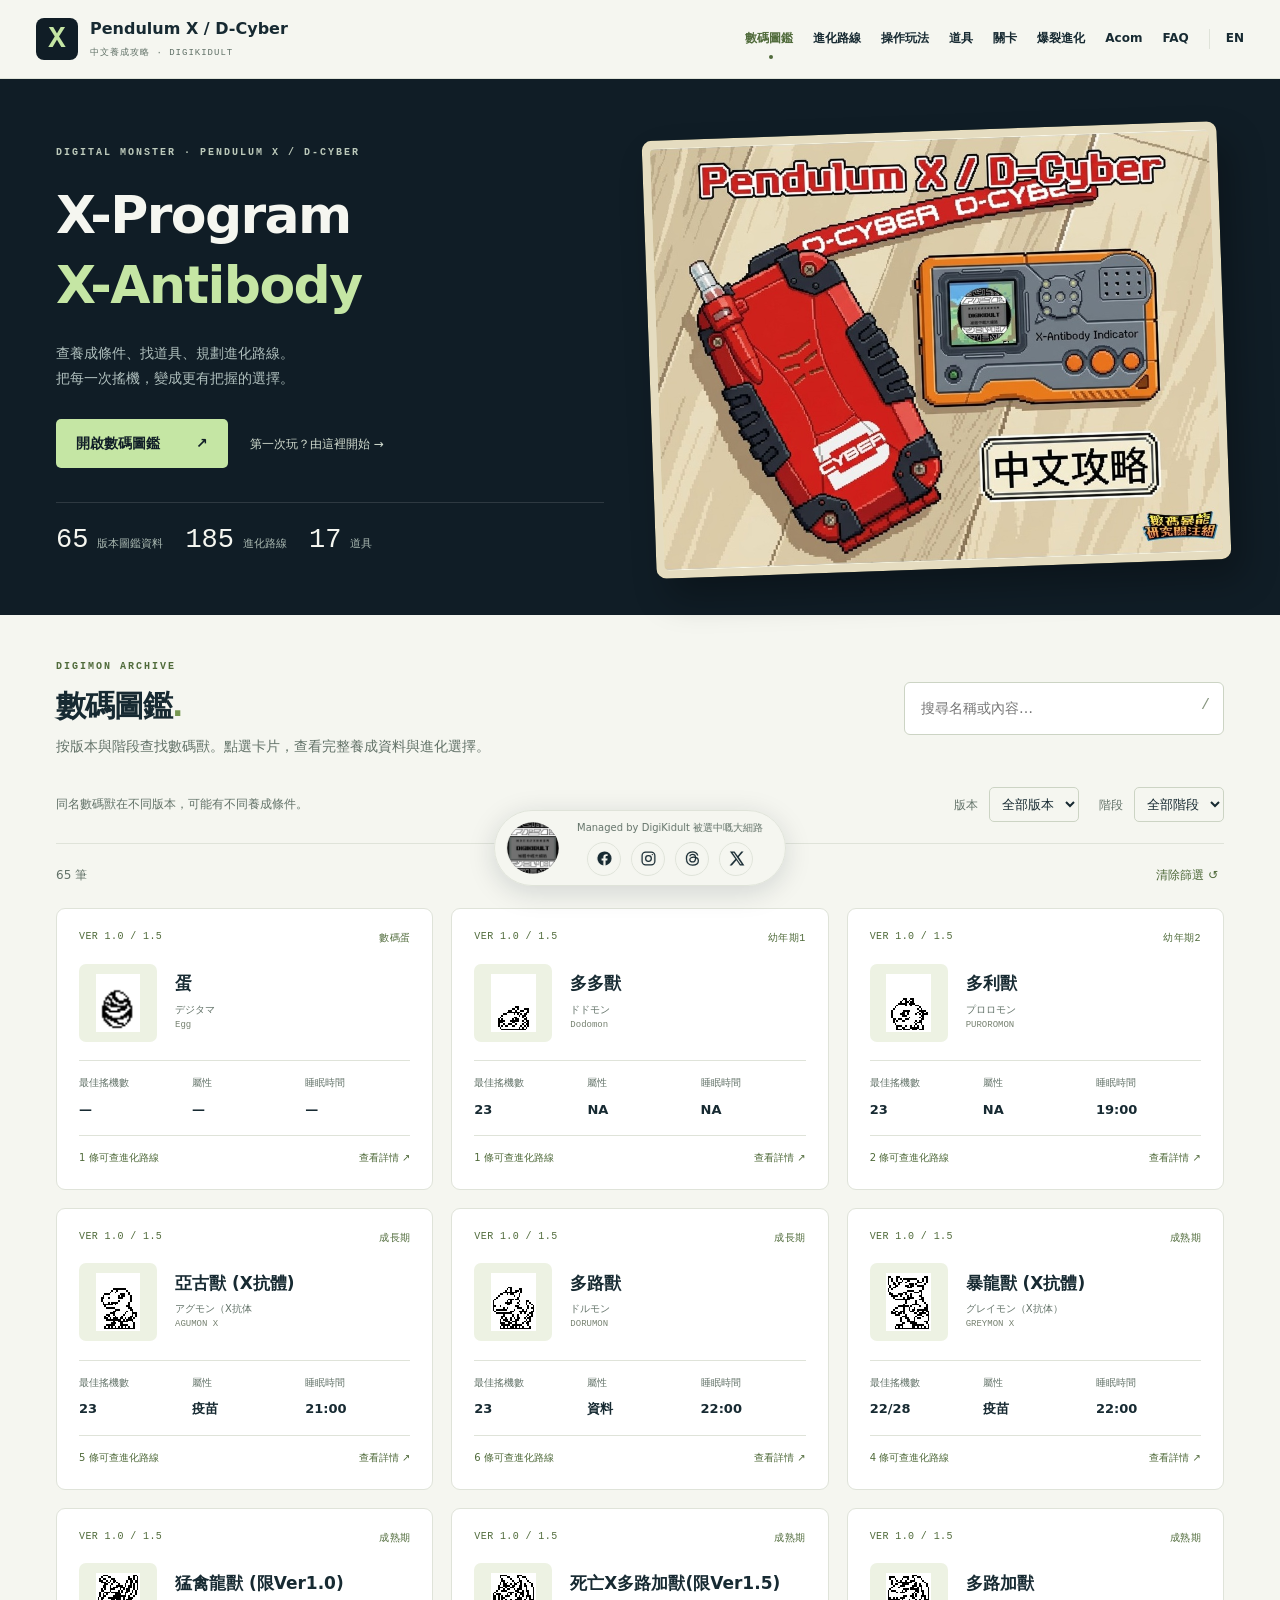
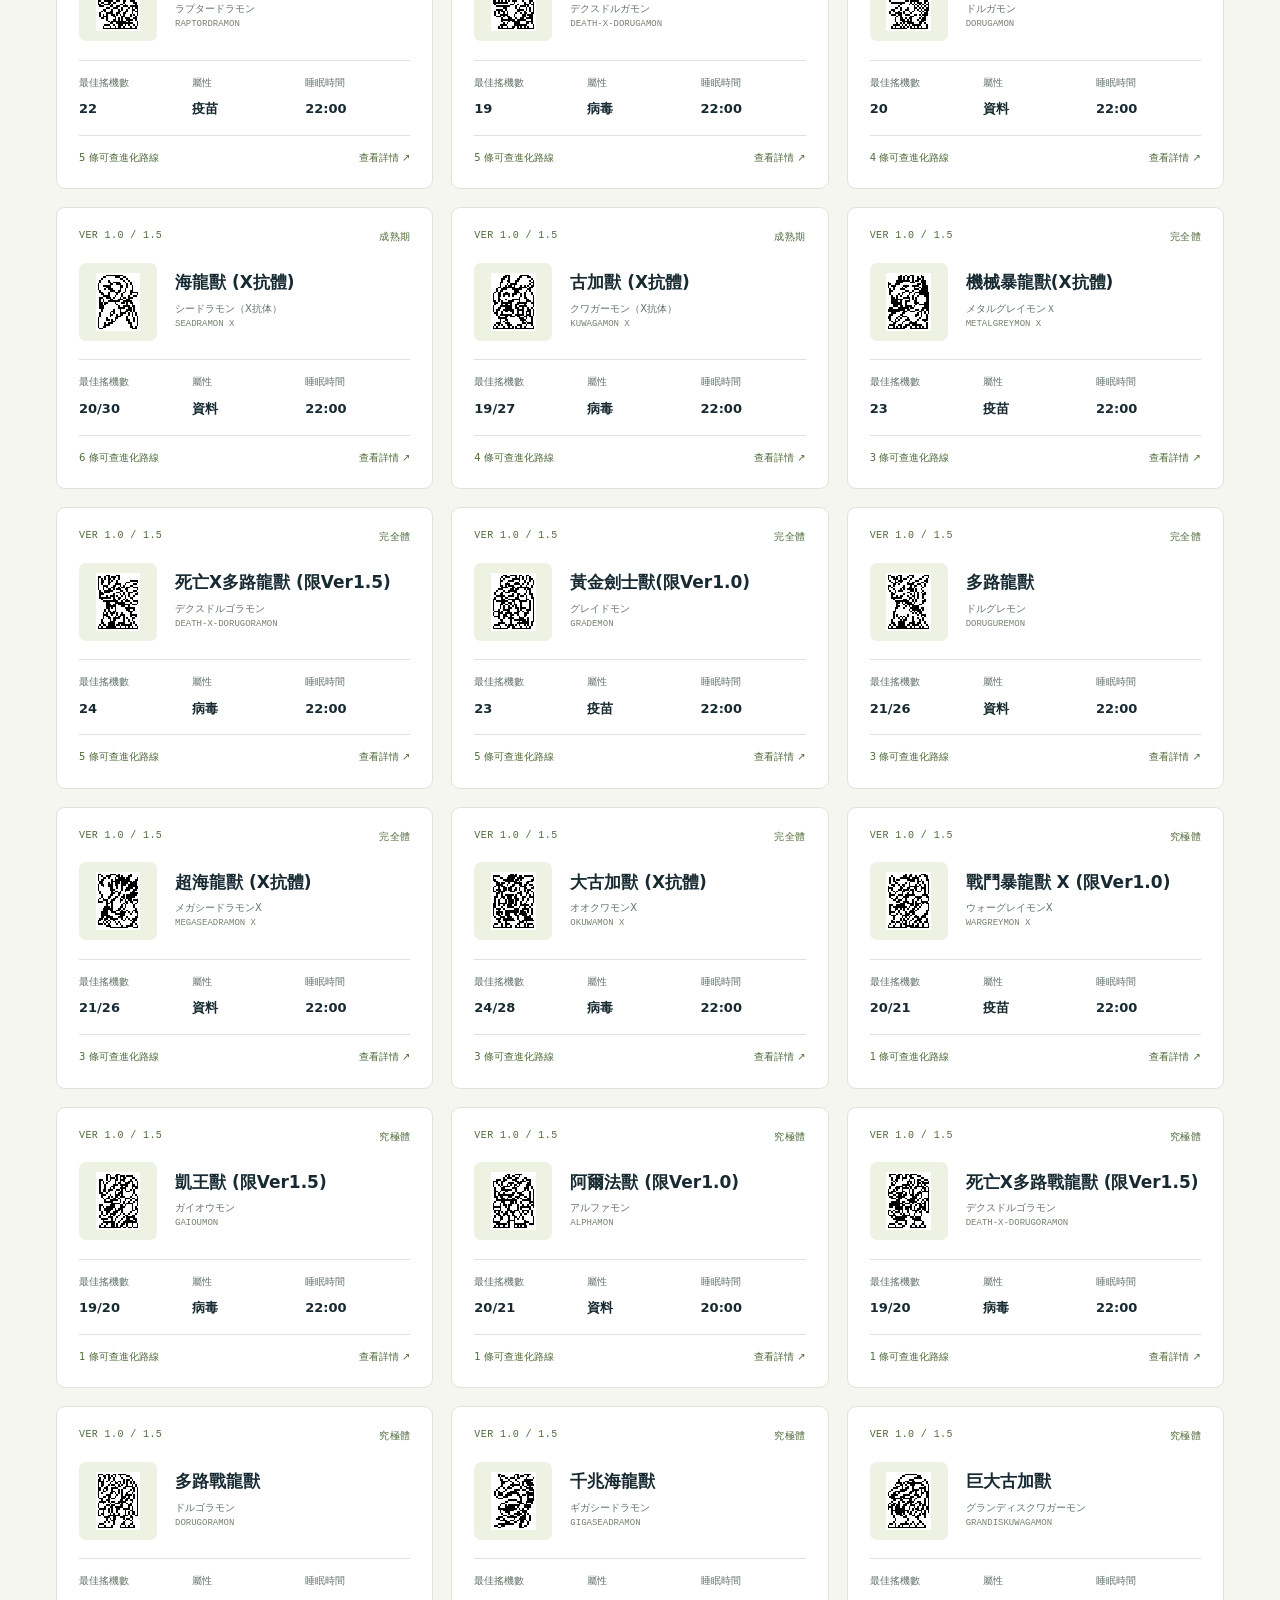
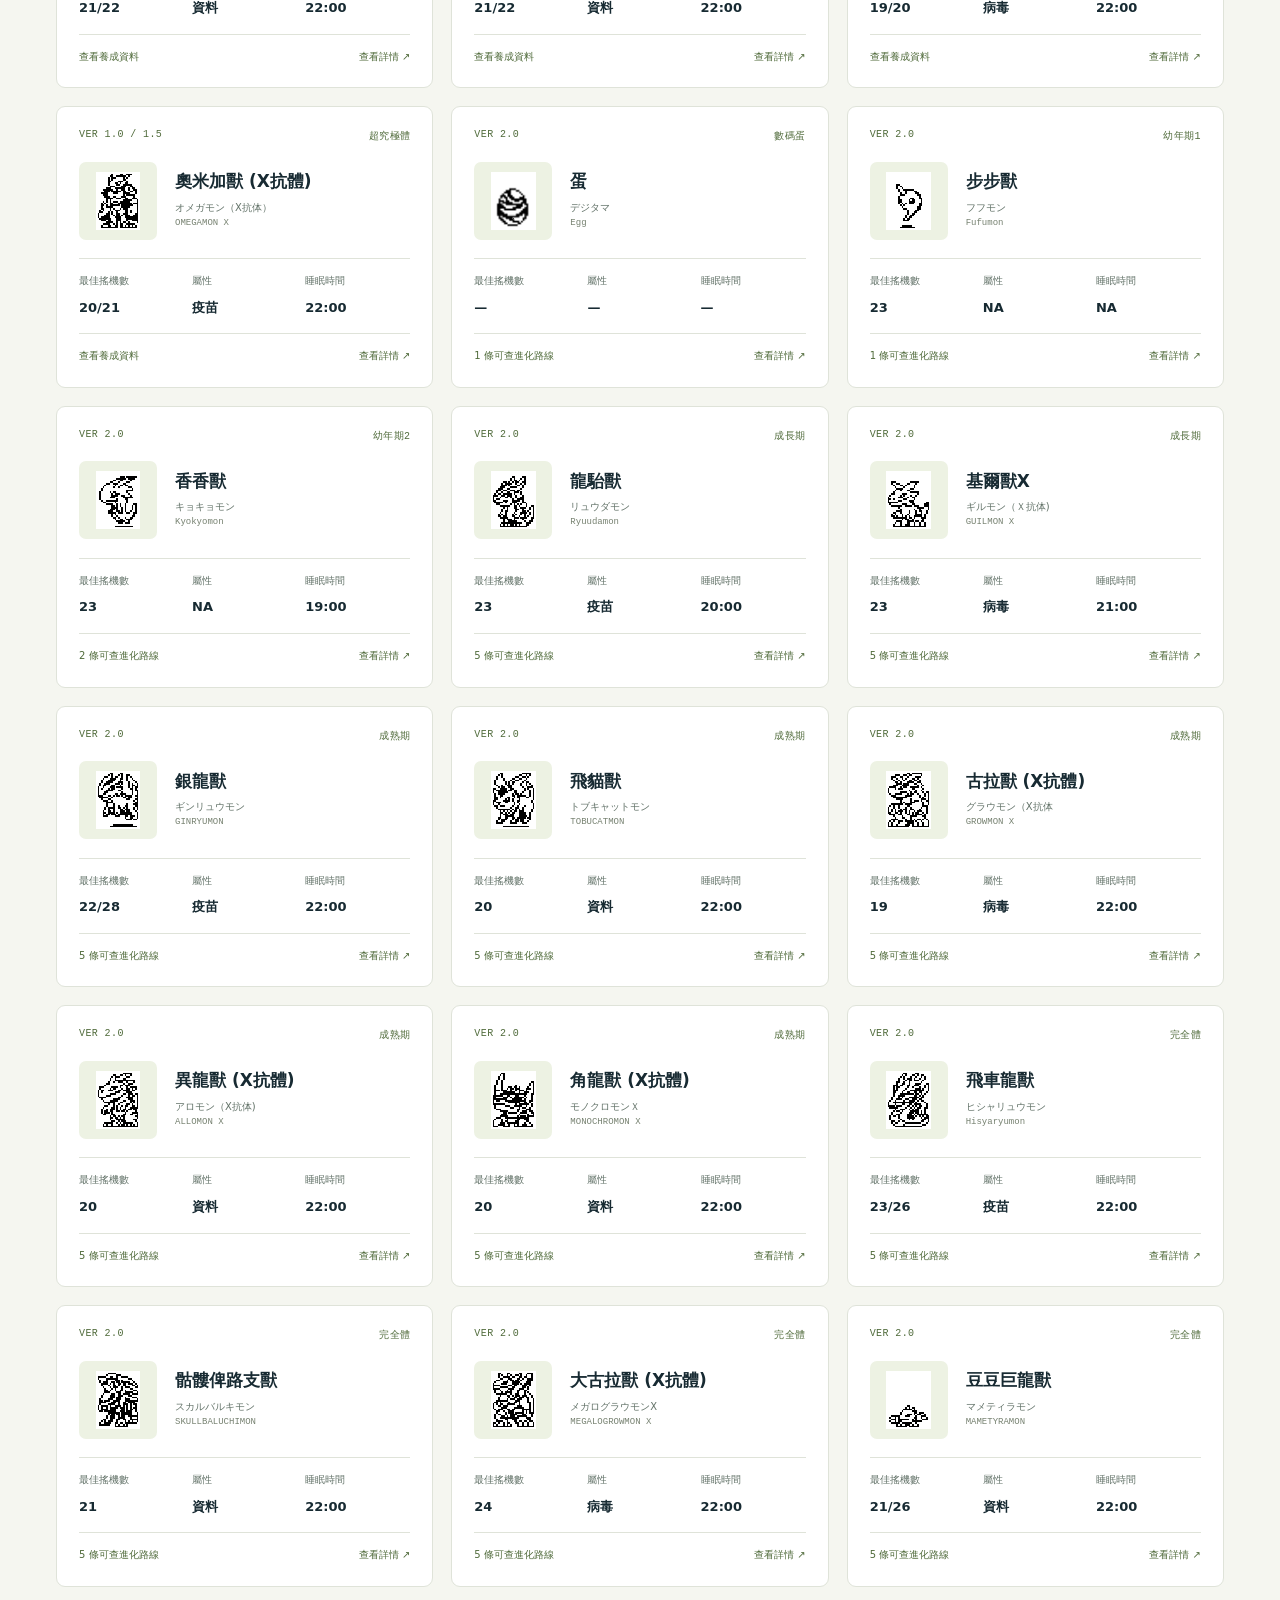
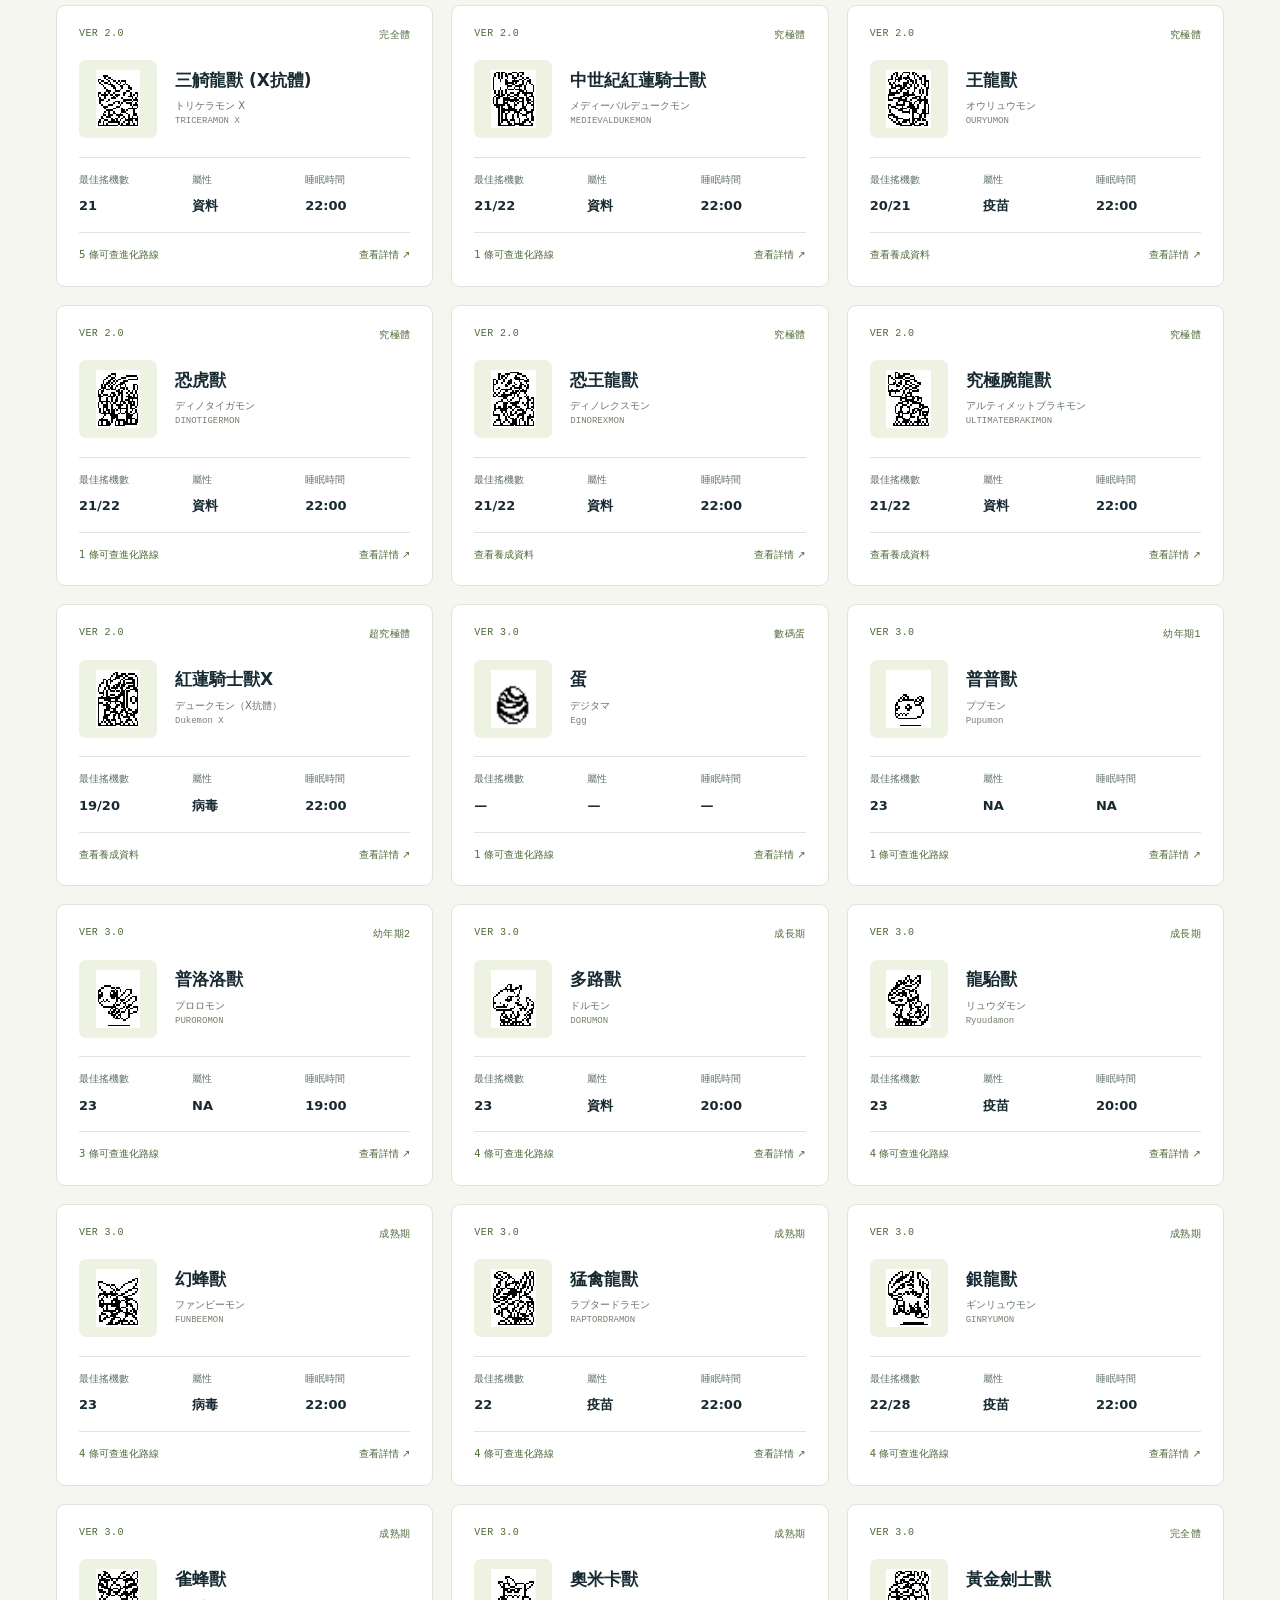
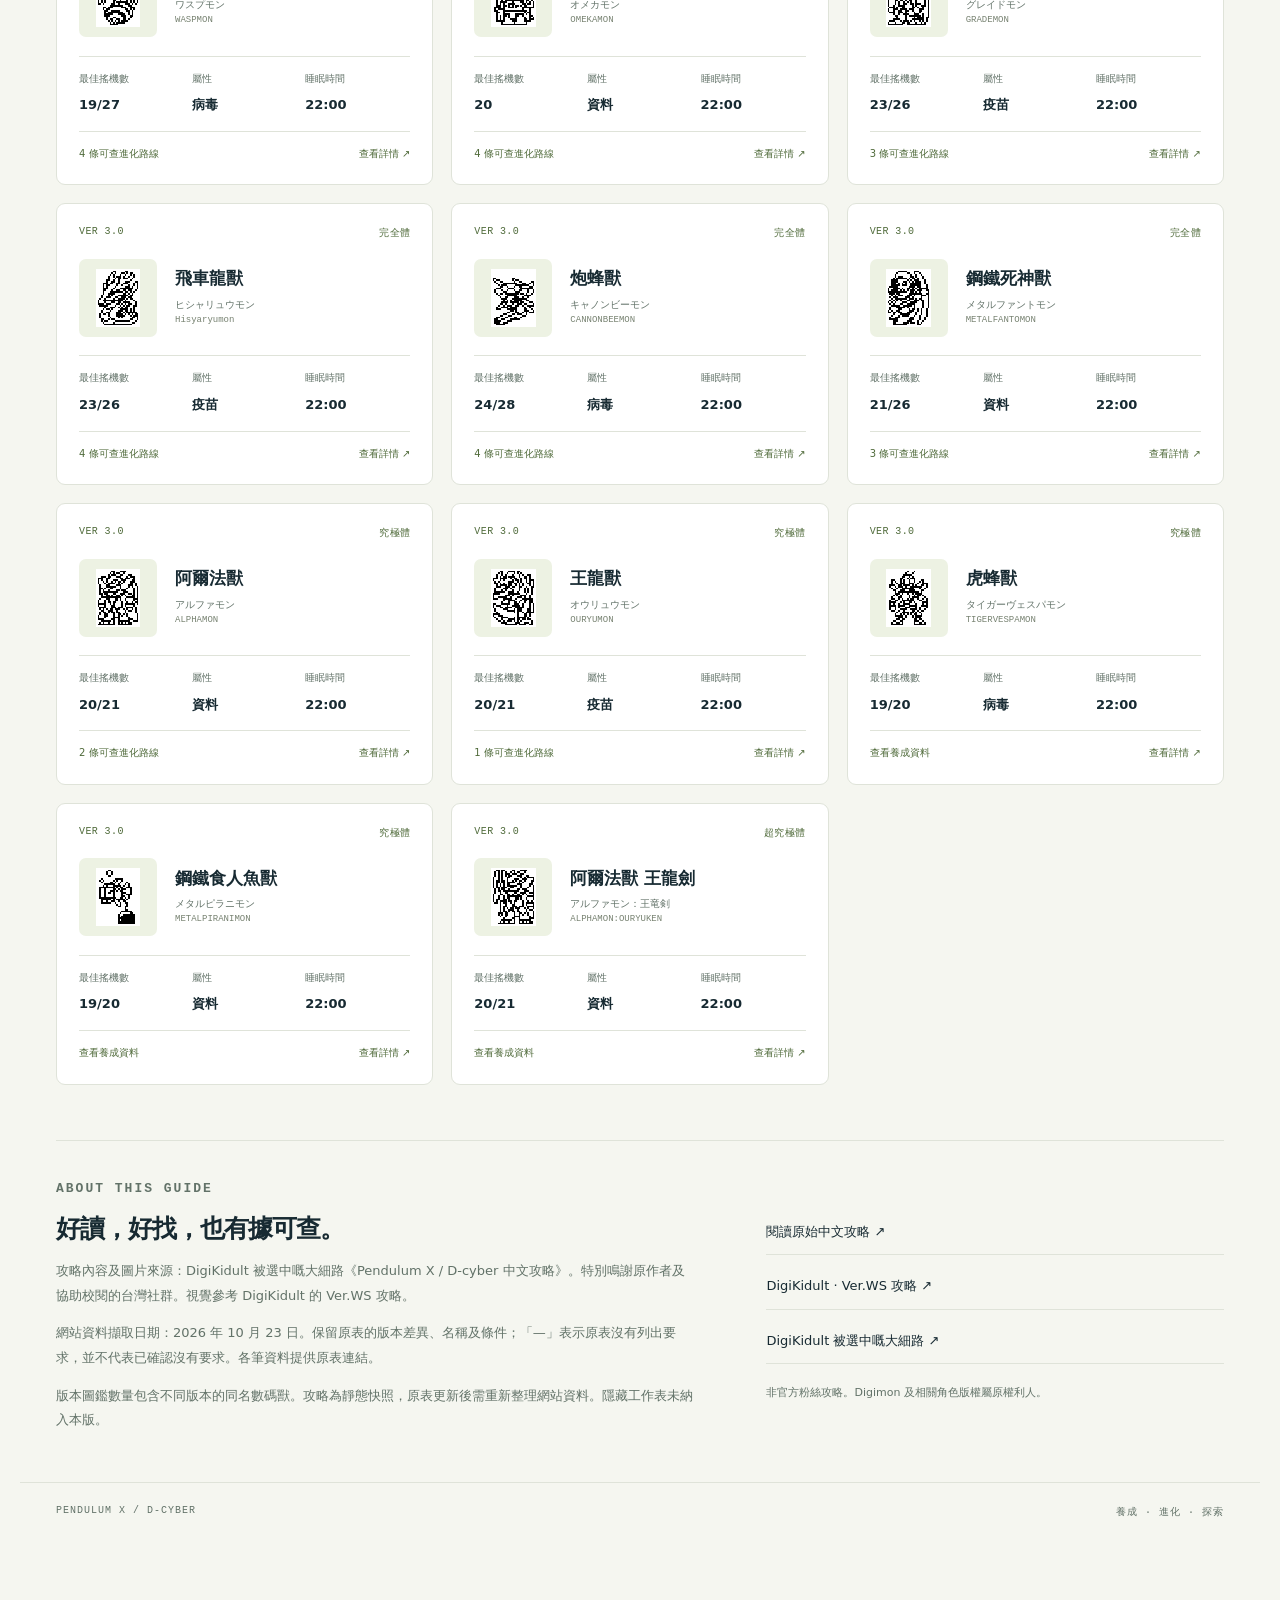
<file: index.html>
<!doctype html><html lang="zh-Hant"><head><meta charset="utf-8"><meta name="viewport" content="width=device-width,initial-scale=1"><meta name="theme-color" content="#101d26"><meta name="description" content="Pendulum X 與 D-Cyber 繁體中文攻略：數碼獸圖鑑、進化條件、養成玩法、道具、關卡掉落、爆裂進化及 Acom 代碼。"><title>Pendulum X / D-Cyber · 中文養成攻略</title><link rel="icon" href="icon.svg" type="image/svg+xml"><link rel="stylesheet" href="base.css"><link rel="stylesheet" href="style.css"><script defer src="data.js"></script><script defer src="app.js"></script><script defer src="language-switch.js"></script><link rel="alternate" hreflang="en" href="index_en.html"><link rel="alternate" hreflang="zh-Hant" href="index.html"><script defer src="enhancements.js"></script></head><body>
<a class="skip" href="#catalog">跳至攻略內容</a><header><div class="shell header"><a class="brand" href="#/dex"><span class="mark">X</span><span>Pendulum X / D-Cyber<small>中文養成攻略 · DIGIKIDULT</small></span></a><nav aria-label="主要導覽"><a href="#/dex" data-nav="dex">數碼圖鑑</a><a href="#/evolution" data-nav="evolution">進化路線</a><a href="#/play" data-nav="play">操作玩法</a><a href="#/items" data-nav="items">道具</a><a href="#/stages" data-nav="stages">關卡</a><a href="#/blast" data-nav="blast">爆裂進化</a><a href="#/codes" data-nav="codes">Acom</a><a href="#/faq" data-nav="faq">FAQ</a><a id="language-switch" class="language-switch" href="index_en.html" lang="en" aria-label="Switch to English">EN</a></nav></div></header>
<section class="hero" id="hero"><div class="shell hero-inner"><div><p class="eyebrow">DIGITAL MONSTER · PENDULUM X / D-CYBER</p><h1>X-Program<br><span>X-Antibody</span></h1><p class="intro">查養成條件、找道具、規劃進化路線。<br>把每一次搖機，變成更有把握的選擇。</p><a class="primary" href="#catalog">開啟數碼圖鑑 <span>↗</span></a><a class="hero-secondary" href="#/play">第一次玩？由這裡開始 →</a><div class="stats"><div><b id="mon-count">65</b><span>版本圖鑑資料</span></div><div><b id="route-count">185</b><span>進化路線</span></div><div><b>17</b><span>道具</span></div></div></div><figure class="key-visual"><img src="assets/key-visual.png" alt="Pendulum X 與 D-Cyber 中文攻略主視覺：紅色 D-Cyber 與橙色 Pendulum X 暴龍機" width="948" height="716"></figure></div></section>
<main class="shell"><section id="catalog"><div class="section-heading"><div><p class="eyebrow" id="kicker">DIGIMON ARCHIVE</p><h2 id="heading">數碼圖鑑<span>.</span></h2><p id="description">選擇版本與成長階段，找到你的下一位夥伴。</p></div><label class="search"><span class="sr-only">搜尋目前攻略分類</span><input id="search" type="search" placeholder="搜尋名稱或內容…" autocomplete="off"><kbd>/</kbd></label></div><div id="filters" class="toolbar"></div><div class="results-bar"><p id="count" role="status" aria-live="polite"></p><button id="reset" class="text-button">清除篩選 ↺</button></div><div id="view"></div><div id="empty" hidden><h3>找不到符合的資料</h3><p>試試其他名稱、版本，或清除篩選。</p></div></section>
<section class="about" id="sources"><div><p class="eyebrow">ABOUT THIS GUIDE</p><h2>好讀，好找，也有據可查。</h2><p>攻略內容及圖片來源：DigiKidult 被選中嘅大細路《Pendulum X / D-cyber 中文攻略》。特別鳴謝原作者及協助校閱的台灣社群。視覺參考 DigiKidult 的 Ver.WS 攻略。</p><p>網站資料擷取日期：2026 年 10 月 23 日。保留原表的版本差異、名稱及條件；「—」表示原表沒有列出要求，並不代表已確認沒有要求。各筆資料提供原表連結。</p><p>版本圖鑑數量包含不同版本的同名數碼獸。攻略為靜態快照，原表更新後需重新整理網站資料。隱藏工作表未納入本版。</p></div><div class="source-links"><a href="https://docs.google.com/spreadsheets/d/1ZIi86TmiiuklyCQPPm7tKIGlHsTN4kSi0gG0JSve-PY/edit" target="_blank" rel="noopener">閱讀原始中文攻略 ↗</a><a href="https://digikidult.github.io/Digimon-VER-WS/" target="_blank" rel="noopener">DigiKidult · Ver.WS 攻略 ↗</a><a href="https://www.facebook.com/DigiKidult/" target="_blank" rel="noopener">DigiKidult 被選中嘅大細路 ↗</a><span>非官方粉絲攻略。Digimon 及相關角色版權屬原權利人。</span></div></section></main>
<footer class="shell">PENDULUM X / D-CYBER <span>養成 · 進化 · 探索</span></footer><dialog id="detail" aria-labelledby="detail-title"><button class="close" aria-label="關閉詳細資料">×</button><div id="detail-body"></div></dialog><div id="toast" role="status" aria-live="polite"></div><noscript><p class="shell">請啟用 JavaScript 以瀏覽攻略，或使用上方原始攻略連結。</p></noscript><div class="bottom-social-banner" role="complementary" aria-label="關注 DigiKidult"><img class="digikidult-logo" src="assets/digikidult-logo.png" alt="DigiKidult 被選中嘅大細路" width="52" height="52"><div class="social-credit-group"><p class="social-credit">Managed by DigiKidult 被選中嘅大細路</p><div class="social-links" role="group" aria-label="DigiKidult 社交平台"><a href="https://www.facebook.com/digikidult" target="_blank" rel="noopener noreferrer" aria-label="DigiKidult 的 Facebook（在新分頁開啟）" title="Facebook · @digikidult"><svg viewBox="0 0 24 24" width="20" height="20" aria-hidden="true"><path fill="currentColor" d="M22 12a10 10 0 1 0-11.56 9.88v-6.99H7.9V12h2.54V9.8c0-2.5 1.49-3.89 3.77-3.89 1.09 0 2.23.2 2.23.2v2.45h-1.26c-1.24 0-1.63.77-1.63 1.56V12h2.78l-.44 2.89h-2.34v6.99A10 10 0 0 0 22 12Z"/></svg></a><a href="https://www.instagram.com/digikidult/" target="_blank" rel="noopener noreferrer" aria-label="DigiKidult 的 Instagram（在新分頁開啟）" title="Instagram · @digikidult"><svg viewBox="0 0 24 24" width="20" height="20" aria-hidden="true"><g fill="none" stroke="currentColor" stroke-width="1.8"><rect x="3" y="3" width="18" height="18" rx="5"/><circle cx="12" cy="12" r="4"/></g><circle cx="17.5" cy="6.5" r="1" fill="currentColor"/></svg></a><a href="https://www.threads.net/@digikidult" target="_blank" rel="noopener noreferrer" aria-label="DigiKidult 的 Threads（在新分頁開啟）" title="Threads · @digikidult"><svg viewBox="0 0 24 24" width="20" height="20" aria-hidden="true"><path fill="none" stroke="currentColor" stroke-width="1.8" stroke-linecap="round" stroke-linejoin="round" d="M19.3 7.2C18.1 3.9 15.9 2.5 12.4 2.5 6.3 2.5 3.5 6.1 3.5 12s3.1 9.5 8.7 9.5c5.1 0 8.1-2.7 8.1-6.3 0-3.1-2.8-5-6.8-5-3.3 0-5.2 1.5-5.2 3.6 0 1.9 1.6 3.1 3.7 3.1 3.2 0 4.4-2.3 4.4-5.7 0-3.1-1.4-4.9-4.2-4.9-1.7 0-3 .7-3.8 1.9"/></svg></a><a href="https://x.com/digikidult" target="_blank" rel="noopener noreferrer" aria-label="DigiKidult 的 X（在新分頁開啟）" title="X · @digikidult"><svg viewBox="0 0 24 24" width="20" height="20" aria-hidden="true"><path fill="currentColor" d="M18.9 2H22l-6.8 7.8L23.2 22h-6.3L12 14.6 5.5 22H2.3l8.2-9.4L2.8 2h6.5l4.5 6.6L18.9 2Zm-1.1 18h1.7L8.3 3.9H6.5L17.8 20Z"/></svg></a></div></div></div></body></html>
</file>
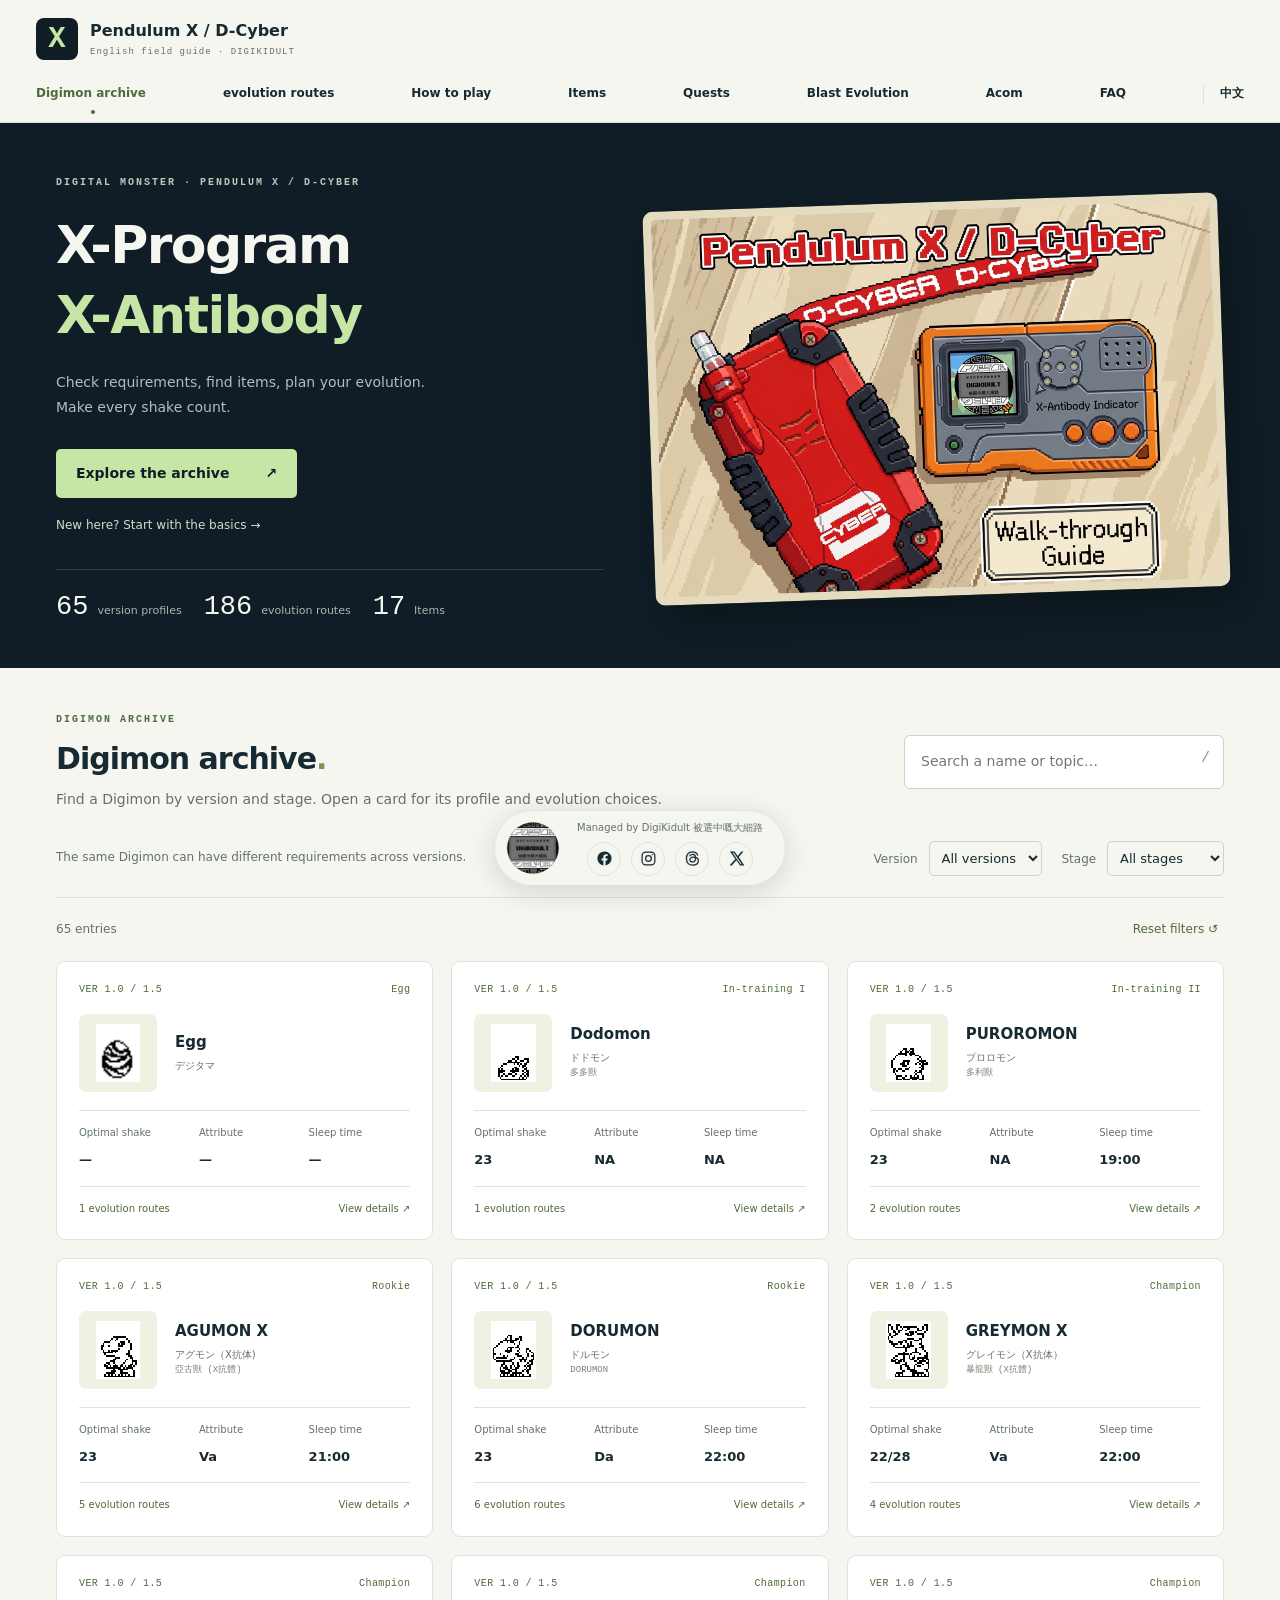
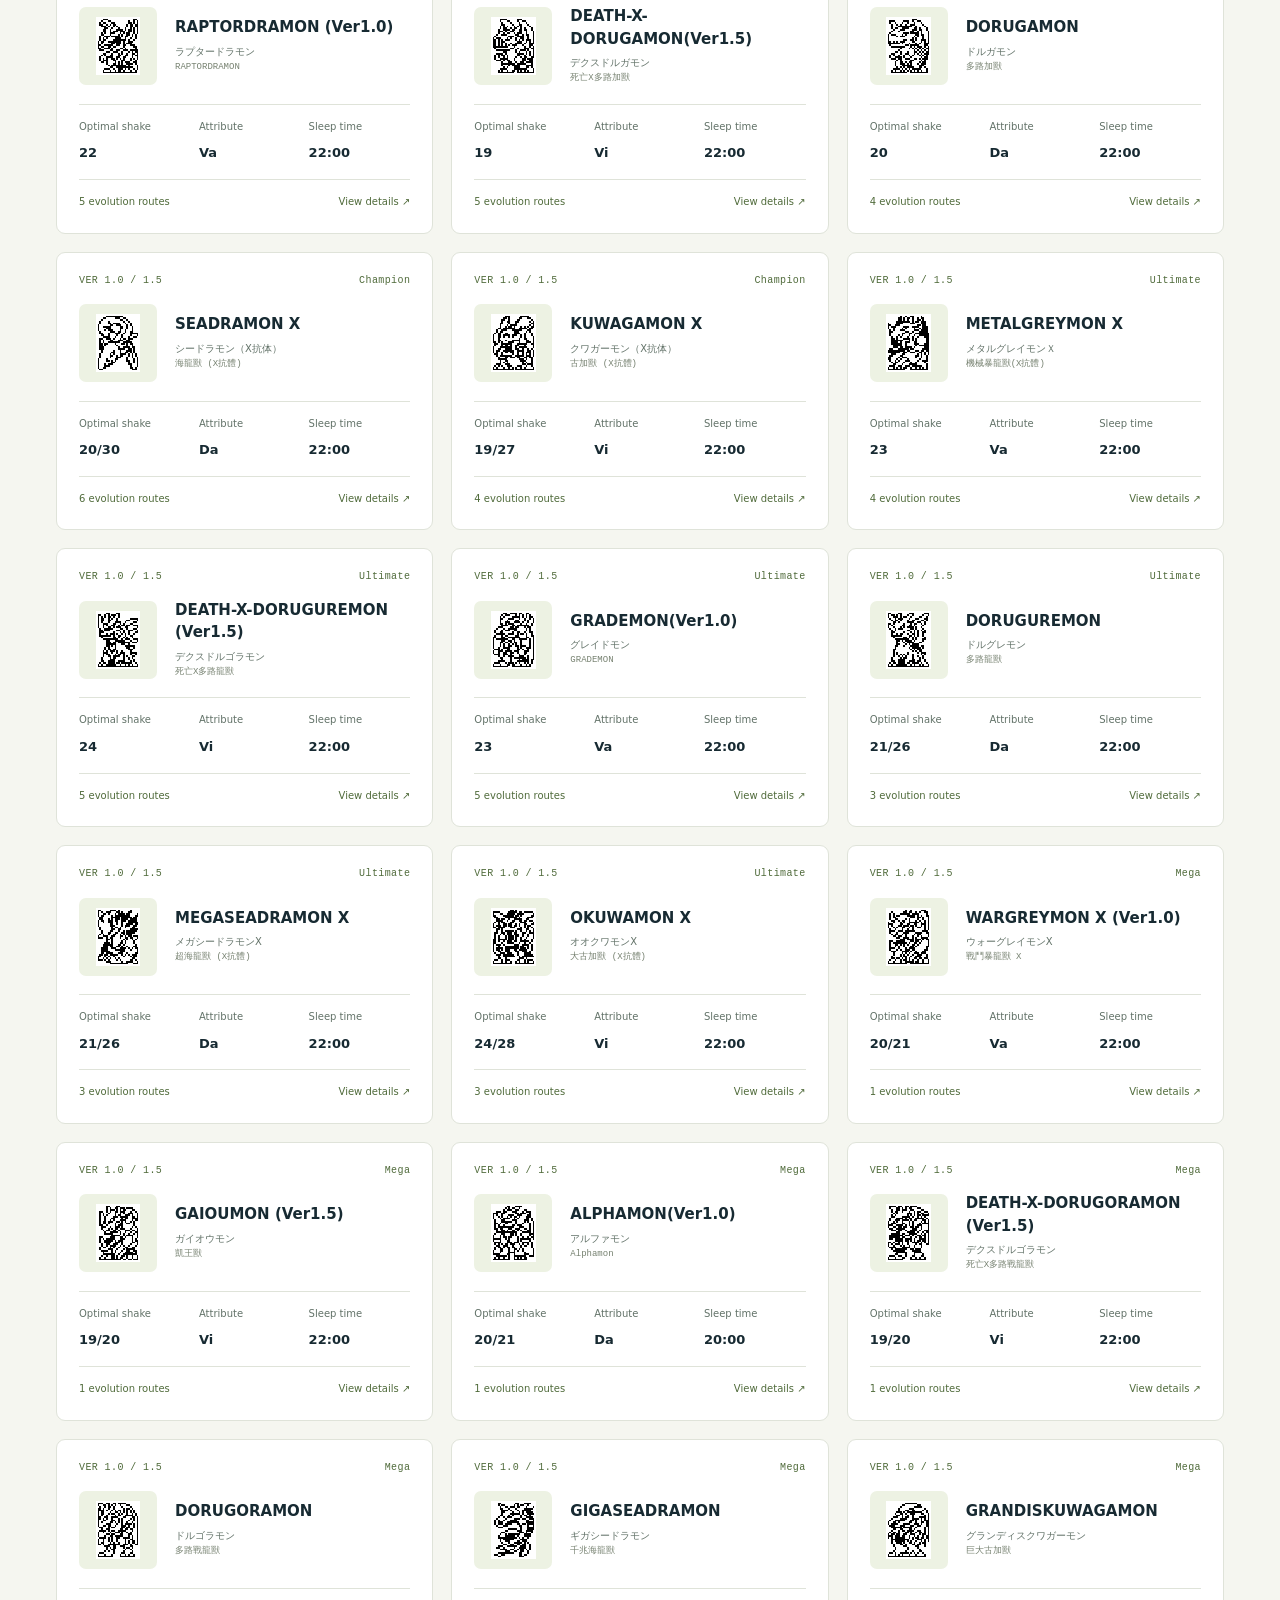
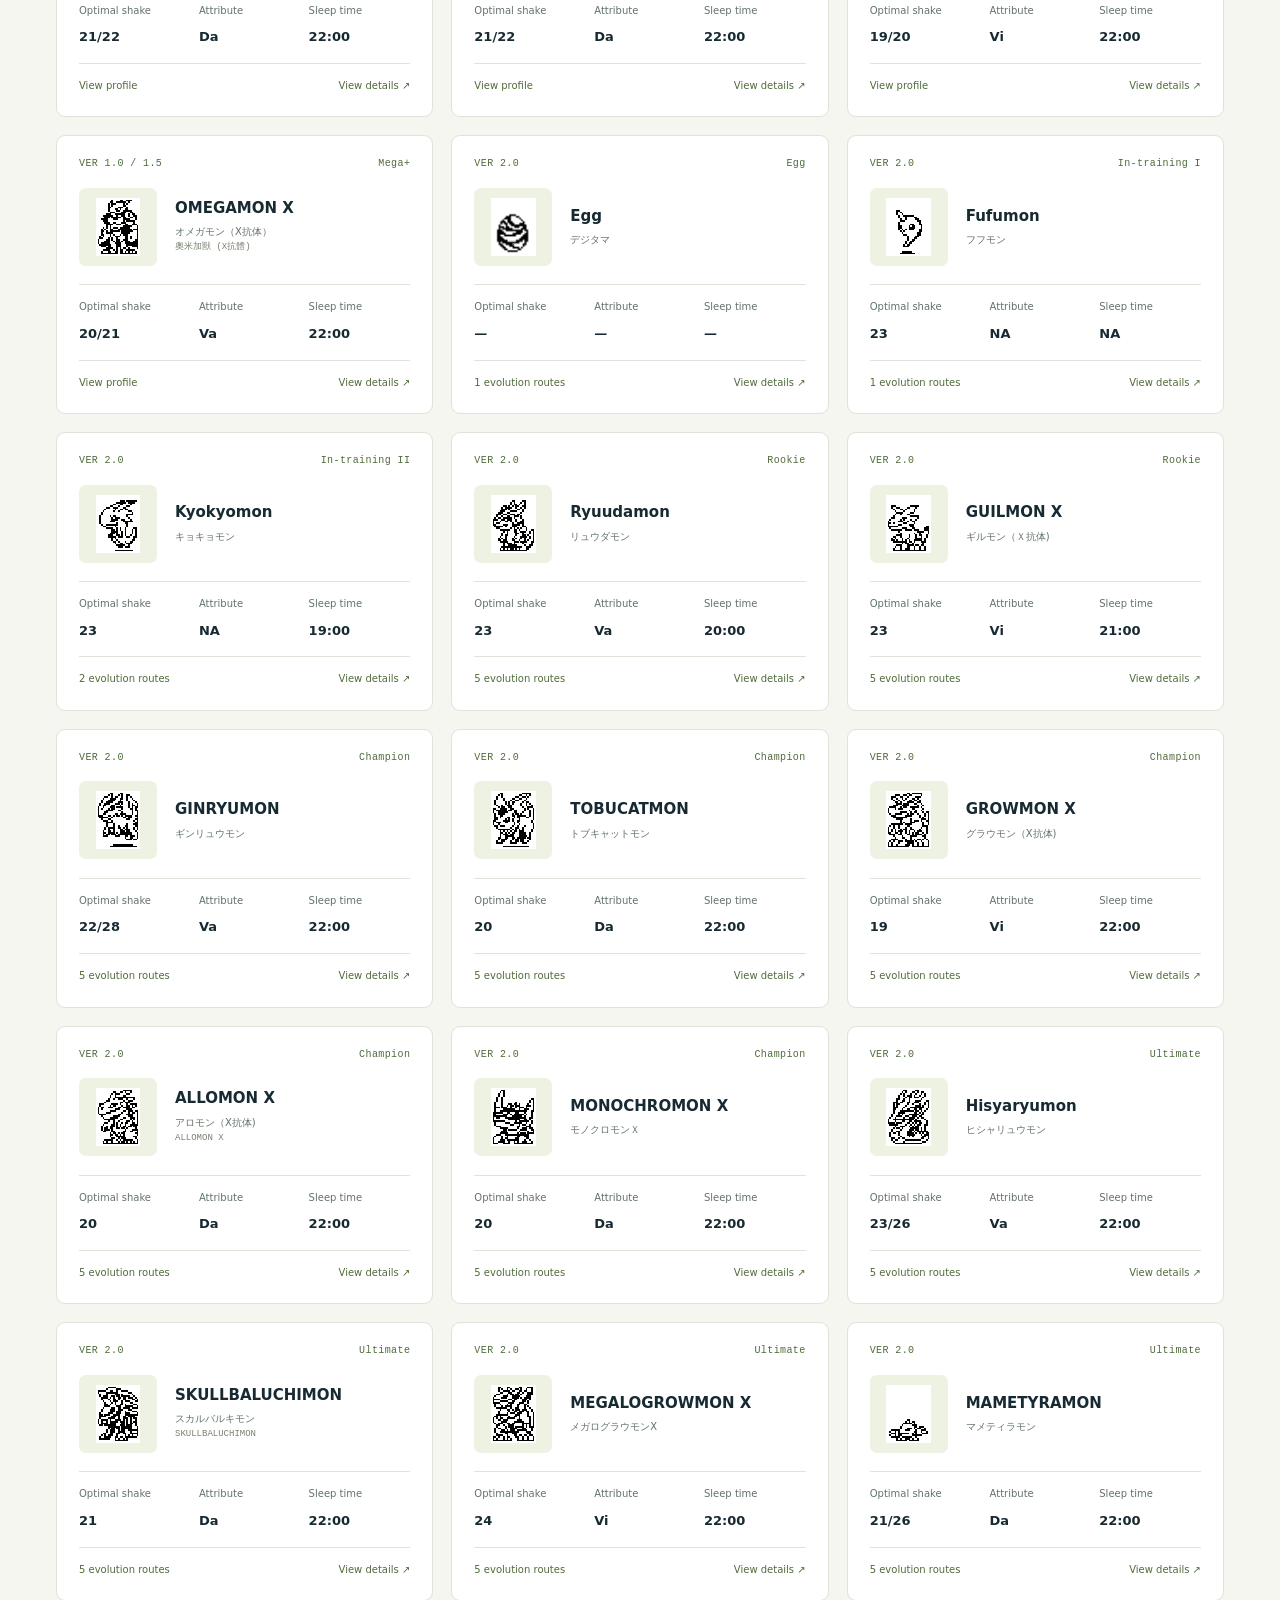
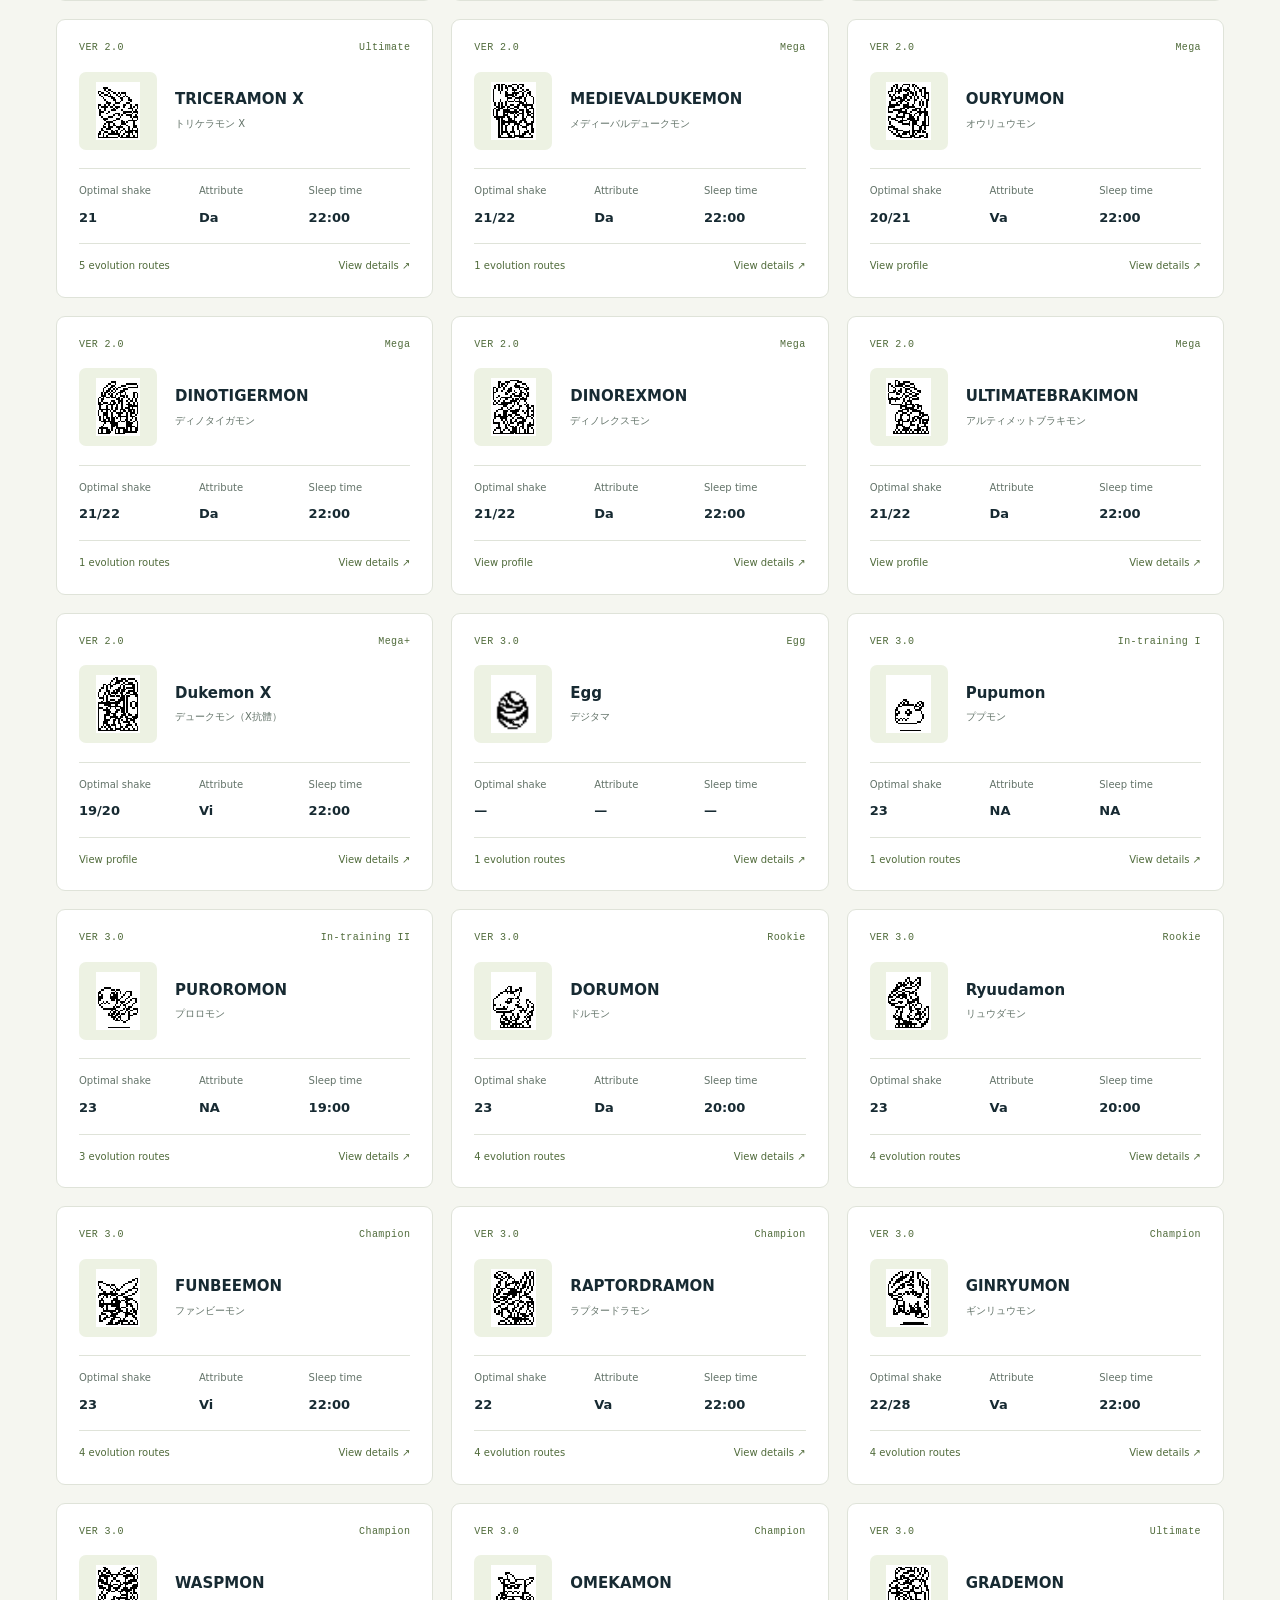
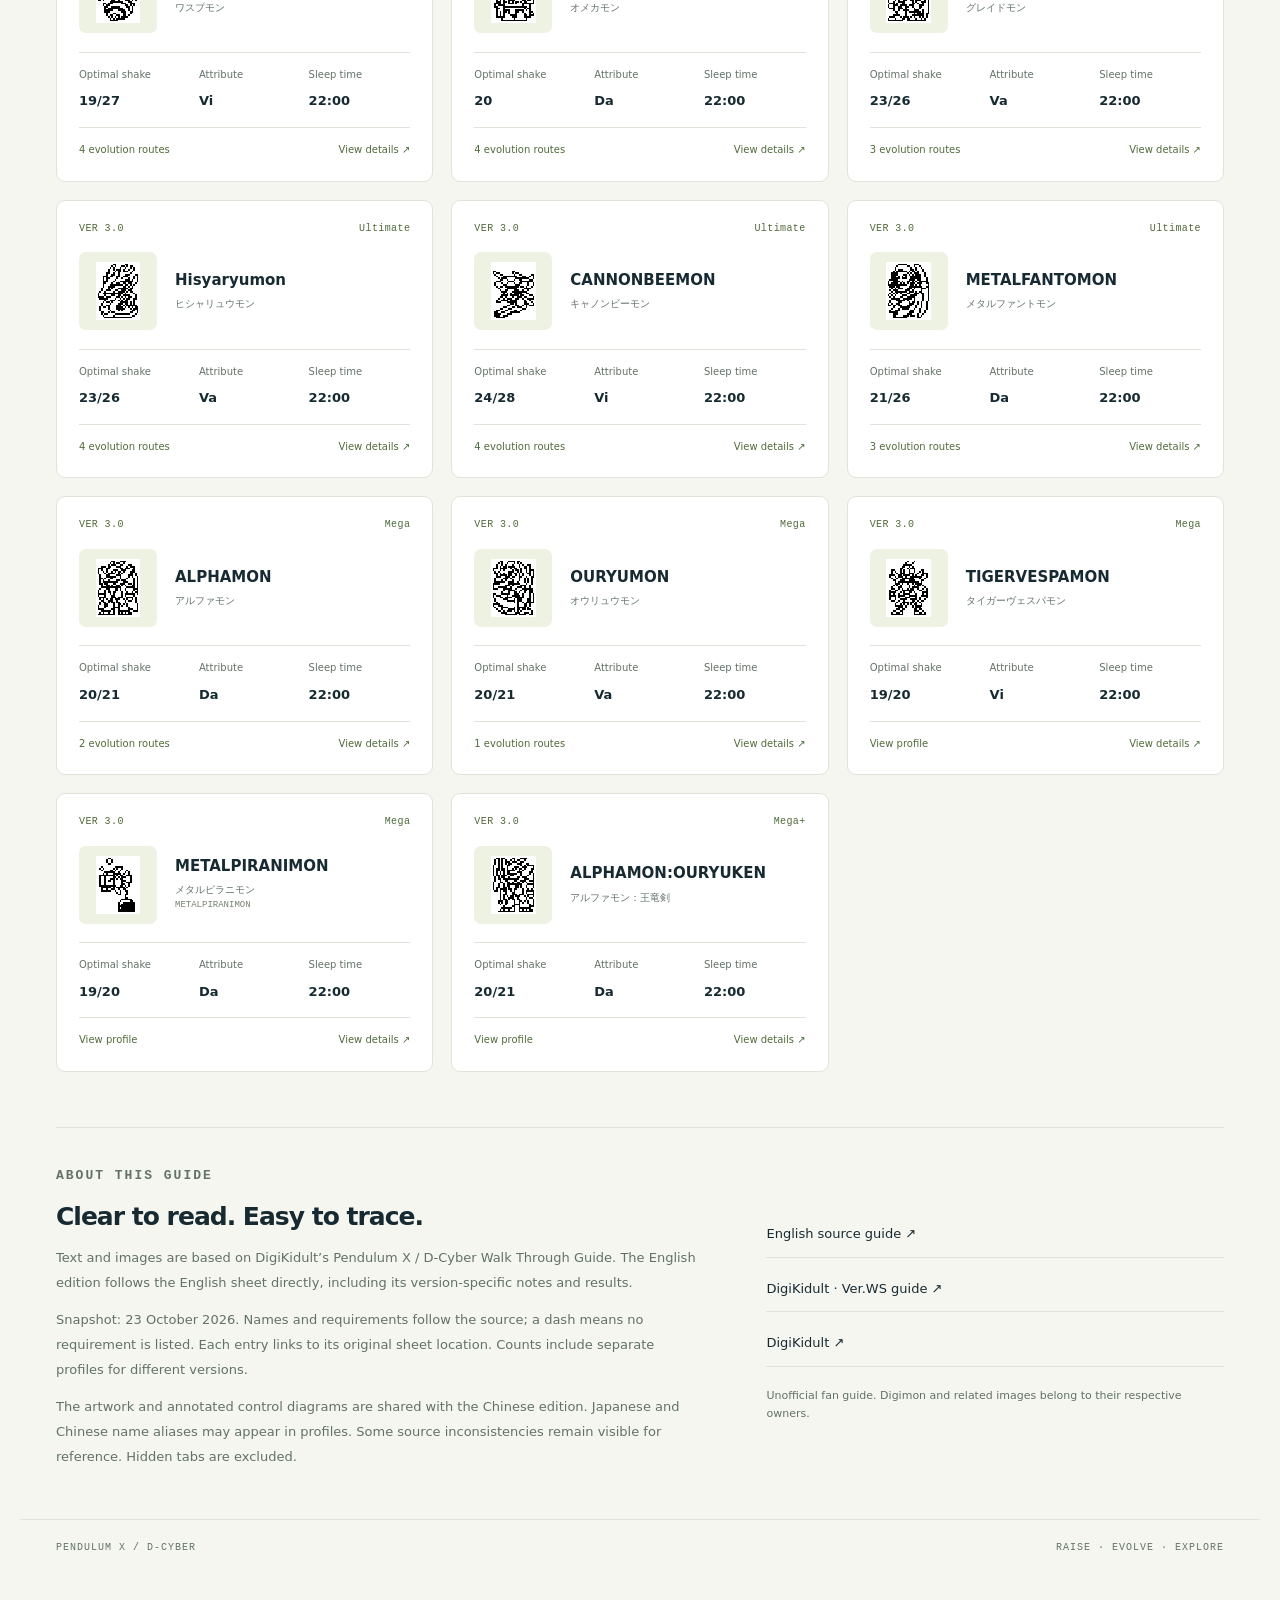
<file: index_en.html>
<!doctype html><html lang="en"><head><meta charset="utf-8"><meta name="viewport" content="width=device-width,initial-scale=1"><meta name="theme-color" content="#101d26"><meta name="description" content="Pendulum X and D-Cyber English guide: Digimon profiles, evolution requirements, items, quests, Blast Evolution and Acom codes."><title>Pendulum X / D-Cyber · English Field Guide</title><link rel="icon" href="icon.svg" type="image/svg+xml"><link rel="stylesheet" href="base.css"><link rel="stylesheet" href="style.css"><script defer src="data-en.js"></script><script defer src="app-en.js"></script><script defer src="language-switch.js"></script><link rel="alternate" hreflang="en" href="index_en.html"><link rel="alternate" hreflang="zh-Hant" href="index.html"><script defer src="enhancements.js"></script></head><body>
<a class="skip" href="#catalog">Skip to guide</a><header><div class="shell header"><a class="brand" href="#/dex"><span class="mark">X</span><span>Pendulum X / D-Cyber<small>English field guide · DIGIKIDULT</small></span></a><nav aria-label="Main navigation"><a href="#/dex" data-nav="dex">Digimon archive</a><a href="#/evolution" data-nav="evolution">evolution routes</a><a href="#/play" data-nav="play">How to play</a><a href="#/items" data-nav="items">Items</a><a href="#/stages" data-nav="stages">Quests</a><a href="#/blast" data-nav="blast">Blast Evolution</a><a href="#/codes" data-nav="codes">Acom</a><a href="#/faq" data-nav="faq">FAQ</a><a id="language-switch" class="language-switch" href="index.html" lang="zh-Hant" aria-label="切換繁體中文">中文</a></nav></div></header>
<section class="hero" id="hero"><div class="shell hero-inner"><div><p class="eyebrow">DIGITAL MONSTER · PENDULUM X / D-CYBER</p><h1>X-Program<br><span>X-Antibody</span></h1><p class="intro">Check requirements, find items, plan your evolution.<br>Make every shake count.</p><a class="primary" href="#catalog">Explore the archive <span>↗</span></a><a class="hero-secondary" href="#/play">New here? Start with the basics →</a><div class="stats"><div><b id="mon-count">65</b><span>version profiles</span></div><div><b id="route-count">186</b><span>evolution routes</span></div><div><b>17</b><span>Items</span></div></div></div><figure class="key-visual"><img src="assets/en/image71.png" alt="Pendulum X and D-Cyber key visual with the red D-Cyber and orange Pendulum X devices" width="948" height="716"></figure></div></section>
<main class="shell"><section id="catalog"><div class="section-heading"><div><p class="eyebrow" id="kicker">DIGIMON ARCHIVE</p><h2 id="heading">Digimon archive<span>.</span></h2><p id="description">Choose a version and stage to find your next partner.</p></div><label class="search"><span class="sr-only">Search this guide section</span><input id="search" type="search" placeholder="Search a name or topic…" autocomplete="off"><kbd>/</kbd></label></div><div id="filters" class="toolbar"></div><div class="results-bar"><p id="count" role="status" aria-live="polite"></p><button id="reset" class="text-button">Reset filters ↺</button></div><div id="view"></div><div id="empty" hidden><h3>No matching entries</h3><p>Try another name, version, or reset the filters.</p></div></section>
<section class="about" id="sources"><div><p class="eyebrow">ABOUT THIS GUIDE</p><h2>Clear to read. Easy to trace.</h2><p>Text and images are based on DigiKidult’s Pendulum X / D-Cyber Walk Through Guide. The English edition follows the English sheet directly, including its version-specific notes and results.</p><p>Snapshot: 23 October 2026. Names and requirements follow the source; a dash means no requirement is listed. Each entry links to its original sheet location. Counts include separate profiles for different versions.</p><p>The artwork and annotated control diagrams are shared with the Chinese edition. Japanese and Chinese name aliases may appear in profiles. Some source inconsistencies remain visible for reference. Hidden tabs are excluded.</p></div><div class="source-links"><a href="https://docs.google.com/spreadsheets/d/1AE7si_UcBDme-DoMRG1jMWNLtQ1wn6uRhJDqwKoypzo/edit" target="_blank" rel="noopener">English source guide ↗</a><a href="https://digikidult.github.io/Digimon-VER-WS/" target="_blank" rel="noopener">DigiKidult · Ver.WS guide ↗</a><a href="https://www.facebook.com/DigiKidult/" target="_blank" rel="noopener">DigiKidult ↗</a><span>Unofficial fan guide. Digimon and related images belong to their respective owners.</span></div></section></main>
<footer class="shell">PENDULUM X / D-CYBER <span>RAISE · EVOLVE · EXPLORE</span></footer><dialog id="detail" aria-labelledby="detail-title"><button class="close" aria-label="Close details">×</button><div id="detail-body"></div></dialog><div id="toast" role="status" aria-live="polite"></div><noscript><p class="shell">Enable JavaScript to browse the guide, or use the source sheet link above.</p></noscript><div class="bottom-social-banner" role="complementary" aria-label="Follow DigiKidult"><img class="digikidult-logo" src="assets/digikidult-logo.png" alt="DigiKidult 被選中嘅大細路" width="52" height="52"><div class="social-credit-group"><p class="social-credit">Managed by DigiKidult 被選中嘅大細路</p><div class="social-links" role="group" aria-label="DigiKidult social accounts"><a href="https://www.facebook.com/digikidult" target="_blank" rel="noopener noreferrer" aria-label="DigiKidult on Facebook (opens in a new tab)" title="Facebook · @digikidult"><svg viewBox="0 0 24 24" width="20" height="20" aria-hidden="true"><path fill="currentColor" d="M22 12a10 10 0 1 0-11.56 9.88v-6.99H7.9V12h2.54V9.8c0-2.5 1.49-3.89 3.77-3.89 1.09 0 2.23.2 2.23.2v2.45h-1.26c-1.24 0-1.63.77-1.63 1.56V12h2.78l-.44 2.89h-2.34v6.99A10 10 0 0 0 22 12Z"/></svg></a><a href="https://www.instagram.com/digikidult/" target="_blank" rel="noopener noreferrer" aria-label="DigiKidult on Instagram (opens in a new tab)" title="Instagram · @digikidult"><svg viewBox="0 0 24 24" width="20" height="20" aria-hidden="true"><g fill="none" stroke="currentColor" stroke-width="1.8"><rect x="3" y="3" width="18" height="18" rx="5"/><circle cx="12" cy="12" r="4"/></g><circle cx="17.5" cy="6.5" r="1" fill="currentColor"/></svg></a><a href="https://www.threads.net/@digikidult" target="_blank" rel="noopener noreferrer" aria-label="DigiKidult on Threads (opens in a new tab)" title="Threads · @digikidult"><svg viewBox="0 0 24 24" width="20" height="20" aria-hidden="true"><path fill="none" stroke="currentColor" stroke-width="1.8" stroke-linecap="round" stroke-linejoin="round" d="M19.3 7.2C18.1 3.9 15.9 2.5 12.4 2.5 6.3 2.5 3.5 6.1 3.5 12s3.1 9.5 8.7 9.5c5.1 0 8.1-2.7 8.1-6.3 0-3.1-2.8-5-6.8-5-3.3 0-5.2 1.5-5.2 3.6 0 1.9 1.6 3.1 3.7 3.1 3.2 0 4.4-2.3 4.4-5.7 0-3.1-1.4-4.9-4.2-4.9-1.7 0-3 .7-3.8 1.9"/></svg></a><a href="https://x.com/digikidult" target="_blank" rel="noopener noreferrer" aria-label="DigiKidult on X (opens in a new tab)" title="X · @digikidult"><svg viewBox="0 0 24 24" width="20" height="20" aria-hidden="true"><path fill="currentColor" d="M18.9 2H22l-6.8 7.8L23.2 22h-6.3L12 14.6 5.5 22H2.3l8.2-9.4L2.8 2h6.5l4.5 6.6L18.9 2Zm-1.1 18h1.7L8.3 3.9H6.5L17.8 20Z"/></svg></a></div></div></div></body></html>
</file>
<file: base.css>
:root{--ink:#172a32;--muted:#627268;--paper:#f5f6f0;--line:#dfe3d9;--accent:#c5e6a4;--dark:#101d26;--green:#506b3b}*{box-sizing:border-box}html{scroll-behavior:smooth;scroll-padding-top:100px}body{margin:0;background:var(--paper);color:var(--ink);font:16px/1.65 system-ui,-apple-system,BlinkMacSystemFont,"Segoe UI",sans-serif}a{color:inherit;text-decoration:none}button,input,select{font:inherit}button,a,select{touch-action:manipulation}button{cursor:pointer}a:focus-visible,button:focus-visible,input:focus-visible,select:focus-visible,summary:focus-visible{outline:3px solid #7e9d5c;outline-offset:4px}.shell{max-width:1240px;margin:auto;padding-left:36px;padding-right:36px}.sr-only{position:absolute;width:1px;height:1px;overflow:hidden;clip:rect(0,0,0,0)}.skip{position:fixed;top:-100px;background:var(--accent);z-index:100;padding:12px}.skip:focus{top:10px}header{position:sticky;top:0;z-index:10;background:#f5f6f0f5;border-bottom:1px solid var(--line);backdrop-filter:blur(12px)}.header{display:flex;align-items:center;justify-content:space-between;gap:24px;padding-top:20px;padding-bottom:20px}.brand{display:flex;align-items:center;gap:12px;font-weight:750;font-size:18px;line-height:1.3}.brand small{display:block;font:10px monospace;letter-spacing:1.4px;margin-top:6px;color:var(--muted)}.mark{background:var(--dark);color:var(--accent);width:42px;height:42px;border-radius:8px;display:grid;place-items:center;font:900 29px monospace}nav{display:flex;gap:28px;font-size:13px;font-weight:600}nav a:hover{color:var(--green)}.hero{background:var(--dark);color:#f5f6f0;background-image:radial-gradient(#71818a40 .7px,transparent .7px);background-size:22px 22px}.hero-inner{padding-top:65px;padding-bottom:54px;display:grid;grid-template-columns:1.3fr 1fr;gap:70px;align-items:center}.eyebrow{font:600 10px/1.5 monospace;letter-spacing:2px;color:var(--green);margin:0 0 12px}.hero .eyebrow{color:#bdcabb}h1{font-size:clamp(36px,4.5vw,57px);line-height:1.16;letter-spacing:-2px;margin:20px 0}h1 span{color:var(--accent)}.intro{color:#afbfbd;margin-bottom:28px;line-height:1.8}.primary{display:inline-flex;gap:36px;background:var(--accent);color:var(--dark);padding:13px 20px;border-radius:5px;font-size:14px;font-weight:700}.stats{display:flex;gap:30px;margin-top:34px;border-top:1px solid #ffffff20;padding-top:22px}.stats div{display:flex;gap:9px;align-items:baseline}.stats b{font:27px monospace}.stats span{font-size:11px;color:#a8b7b0}.hero-panel{border:1px solid #c5e6a42b;border-radius:12px;background:#182a30;padding:24px;transform:rotate(-3deg);box-shadow:15px 22px 0 #0002}.panel-label{font:10px monospace;color:#bdd3ab;letter-spacing:1px;display:flex;justify-content:space-between}.sprite-pair{display:flex;align-items:center;justify-content:space-around;gap:10px;margin:30px 0}.sprite-pair div{display:grid;justify-items:center;gap:16px}.sprite-pair img{height:84px;max-width:100px;image-rendering:pixelated;object-fit:contain}.sprite-pair span{font:8px monospace;letter-spacing:1px;color:#b5c4bb}.sprite-pair b{font:24px monospace;color:var(--accent)}.signal{border-top:1px solid #ffffff18;padding-top:18px;text-align:center;font:20px monospace;color:var(--accent)}.signal span{color:#6e8f73}.hero-panel p{font-size:12px;color:#a4b5b0;text-align:center;margin-bottom:0}.how{padding:38px 0;border-bottom:1px solid var(--line)}.steps{display:grid;grid-template-columns:repeat(3,1fr);gap:36px}.steps b{font-size:14px}.steps p{color:var(--muted);font-size:13px;margin-bottom:0}#catalog{padding-top:48px}.section-heading{display:flex;justify-content:space-between;align-items:center;gap:25px;margin-bottom:28px}h2{font-size:30px;letter-spacing:-1px;line-height:1.3;margin:0 0 10px}h2 span{color:#779851}.section-heading p:not(.eyebrow){color:var(--muted);font-size:14px;margin:0}.search{position:relative}.search input{width:320px;padding:14px 40px 14px 16px;border:1px solid #ccd4c4;border-radius:6px;background:#fff;font-size:14px}.search kbd{position:absolute;right:14px;top:12px;color:#87957f}.toolbar{display:flex;justify-content:space-between;gap:20px;border-bottom:1px solid var(--line);padding-bottom:20px}.toolbar fieldset{margin:0;padding:4px;border:1px solid var(--line);border-radius:7px;display:flex;background:#e9ede2}.toolbar button{border:0;border-radius:4px;padding:8px 18px;background:transparent;color:var(--muted);font-size:14px;font-weight:650}.toolbar button[aria-pressed=true]{background:var(--dark);color:var(--accent)}.selects{display:flex;gap:20px;align-items:center}.selects label{font-size:12px;color:var(--muted)}select{margin-left:7px;border:1px solid #ccd4c4;padding:8px;background:transparent;border-radius:5px;color:var(--ink);font-size:13px}.results-bar{display:flex;justify-content:space-between;align-items:center;font-size:12px;color:var(--muted);margin:10px 0}.text-button{border:0;background:none;color:var(--green);font-size:12px}.grid{display:grid;grid-template-columns:repeat(3,minmax(0,1fr));gap:18px}.card{background:#fff;border:1px solid var(--line);border-radius:9px;padding:22px;display:flex;flex-direction:column;min-width:0;box-shadow:0 3px 12px #172a3203}.card-top{display:flex;gap:16px;align-items:center;margin:16px 0 20px;min-height:70px}.sprite{display:grid;place-items:center;flex:0 0 70px;height:70px;background:#edf2e3;border-radius:7px}.sprite img{height:53px;max-width:60px;object-fit:contain;image-rendering:pixelated}.card h3{font-size:16px;line-height:1.4;margin:0;overflow-wrap:anywhere}.badges{display:flex;justify-content:space-between;gap:8px;font:10px monospace;letter-spacing:.4px;color:var(--green)}.tested{color:#49653b}.route{border-top:1px solid var(--line);padding:15px 0 10px;margin:0;font-size:14px;white-space:pre-line;overflow-wrap:anywhere}.route b{display:block;color:var(--muted);font-size:10px;letter-spacing:1px;margin-bottom:5px;text-transform:uppercase}.result{color:var(--green);font-weight:700;margin-top:10px}.codes{margin-top:auto;padding-top:20px}.code-row{display:flex;gap:8px;align-items:center;margin-top:6px;padding:10px;background:#f2f5eb;border:1px solid #e2e8d9;border-radius:5px}.code-row code{font:bold 12px/1.6 monospace;overflow-wrap:anywhere;flex:1;user-select:all}.copy{background:white;border:1px solid #d6dfcc;border-radius:4px;padding:5px 7px;font-size:11px}.card details{margin-top:16px;color:var(--muted);font-size:12px}.card details p{white-space:pre-line}.card-foot{margin-top:14px;display:flex;justify-content:space-between;font-size:10px;color:var(--muted)}.card-foot a{text-decoration:underline;text-underline-offset:3px}.about{margin-top:55px;padding:36px 0;display:grid;grid-template-columns:1.4fr 1fr;gap:70px;border-top:1px solid var(--line)}.about h2{font-size:25px}.about p{font-size:13px;color:var(--muted)}.source-links{display:flex;flex-direction:column;gap:20px;justify-content:center;font-size:13px}.source-links a{border-bottom:1px solid var(--line);padding-bottom:12px}.source-links span{font-size:11px;color:var(--muted)}footer{display:flex;justify-content:space-between;border-top:1px solid var(--line);padding-top:22px;padding-bottom:30px;font:10px monospace;letter-spacing:1px;color:var(--muted)}#toast{position:fixed;bottom:22px;left:50%;transform:translateX(-50%);background:var(--dark);color:white;padding:12px 22px;border-radius:6px;box-shadow:0 5px 20px #0002}#toast:empty{display:none}#empty{text-align:center;padding:45px;color:var(--muted)}@media(min-width:1450px){.shell{max-width:1320px}}@media(max-width:1000px){.grid{grid-template-columns:repeat(2,minmax(0,1fr))}.hero-inner{gap:35px}.stats{gap:20px}.section-heading{align-items:flex-start}.search input{width:270px}.selects{gap:10px}.selects label{display:flex;align-items:center}}@media(max-width:700px){.shell{padding-left:20px;padding-right:20px}.header{flex-wrap:wrap;padding-top:14px;padding-bottom:14px;gap:15px}.brand{font-size:16px}nav{width:100%;justify-content:space-between;font-size:12px;gap:10px}.hero-inner{grid-template-columns:1fr;padding-top:38px;padding-bottom:35px;gap:35px}h1{font-size:40px}.hero-panel{transform:none;max-width:430px;width:100%;justify-self:center}.sprite-pair{margin:22px 0}.sprite-pair img{height:65px}.steps{grid-template-columns:1fr;gap:18px}.steps p{margin-top:5px}.section-heading{flex-direction:column}.search,.search input{width:100%}.toolbar{flex-direction:column}.toolbar fieldset{align-self:flex-start}.selects{justify-content:space-between;flex-wrap:wrap}.grid{grid-template-columns:1fr}.about{grid-template-columns:1fr;gap:20px}h2{font-size:27px}.stats{gap:20px}.stats span{font-size:10px}footer{gap:20px;line-height:1.8}.desktop{display:none}}@media(prefers-reduced-motion:reduce){html{scroll-behavior:auto}}
</file>
<file: style.css>
body{font-size:15px;font-family:system-ui,-apple-system,"Segoe UI","Microsoft JhengHei",sans-serif}header .shell{max-width:1440px}.header{gap:24px;padding-top:18px;padding-bottom:18px}.brand{font-size:16px;white-space:nowrap}.brand small{font-size:9px;letter-spacing:1px}nav{gap:20px;font-size:12px;white-space:nowrap}nav a[aria-current=page]{color:var(--green);position:relative}nav a[aria-current=page]:after{content:'';position:absolute;bottom:-10px;left:50%;height:4px;width:4px;background:var(--green);border-radius:50%}.hero-inner{grid-template-columns:1.1fr 1fr;gap:45px;padding-top:52px;padding-bottom:46px}h1{font-size:clamp(34px,4.1vw,52px);line-height:1.35;letter-spacing:-1.6px}.hero-secondary{display:inline-block;margin-left:22px;font-size:12px;color:#d2dccf}.intro{font-size:14px}.device-gallery{height:360px;position:relative;isolation:isolate}.device-gallery:before{content:'';position:absolute;width:300px;height:300px;border:1px dashed #c5e6a435;border-radius:50%;inset:20px 0 0 20px;z-index:-1}.device-main{position:absolute;left:20px;top:15px;transform:rotate(-8deg);width:250px;text-align:center}.device-main img{display:block;width:100%;height:280px;object-fit:contain;filter:drop-shadow(14px 16px 12px #0005)}.device-main .eyebrow{color:#b9d4a4}.device-mini{position:absolute;right:0;bottom:30px;width:190px;text-align:center;transform:rotate(8deg);background:#1a2c32d9;border:1px solid #c5e6a430;padding:14px;border-radius:12px}.device-mini img{display:block;width:100%;height:175px;object-fit:contain}.device-mini span,.gallery-caption{font:9px monospace;letter-spacing:1px;color:#b9c9b6}.gallery-caption{position:absolute;bottom:0;left:35px}#catalog{padding-top:44px}.filter-tip{font-size:12px;color:var(--muted);align-self:center;margin:0}.toolbar{align-items:center;min-height:58px}.selects{flex-shrink:0}.note{padding:15px 20px;border-left:3px solid #8ca66e;background:#eaf0e2;font-size:13px;color:#4c6045;line-height:1.9;border-radius:0 5px 5px 0;margin-bottom:24px}.monster-card{border:1px solid var(--line);background:white;border-radius:9px;padding:22px;text-align:left;color:var(--ink);width:100%;transition:transform .15s,box-shadow .15s}.monster-card:hover{transform:translateY(-3px);box-shadow:0 8px 25px #172a3210;border-color:#a8bb94}.monster-main{display:flex;gap:18px;align-items:center;min-height:115px}.monster-main .sprite{width:78px;height:78px;flex:0 0 78px}.monster-main .sprite img{height:58px;max-width:65px}.monster-main h3{font-size:17px;margin:0 0 5px;line-height:1.5}.monster-main p{margin:2px 0;line-height:1.5}.jp{font-size:10px;color:var(--muted)}.en{font:9px monospace;color:#778271;overflow-wrap:anywhere}.mini-facts{display:grid;grid-template-columns:1fr 1fr 1fr;gap:8px;padding:14px 0;border-top:1px solid var(--line);border-bottom:1px solid var(--line)}.mini-facts span{display:block;font-size:10px;color:var(--muted);margin-bottom:5px}.mini-facts b{font-size:13px;font-weight:600}.monster-bottom{display:flex;justify-content:space-between;font-size:10px;color:var(--green);margin-top:14px}.route-grid{display:grid;grid-template-columns:repeat(2,minmax(0,1fr));gap:20px}.route-card{padding:24px;border:1px solid var(--line);border-radius:9px;background:#fff;min-width:0;display:flex;flex-direction:column}.evo-flow{display:grid;grid-template-columns:1fr 25px 1fr;align-items:center;gap:12px;padding:24px 0;border-bottom:1px solid var(--line);margin-bottom:10px}.evo-flow>div{display:flex;align-items:center;flex-direction:column;gap:12px;text-align:center;min-width:0}.evo-flow strong{font-size:14px;overflow-wrap:anywhere}.evo-flow .sprite{width:75px;flex-basis:75px}.arrow{font-size:22px;color:var(--green)}.facts{margin:10px 0 20px}.facts>div{display:grid;grid-template-columns:105px 1fr;gap:12px;padding:9px 0;border-bottom:1px solid #edf0e8;font-size:13px}.facts dt{color:var(--muted);font-size:12px}.facts dd{margin:0;white-space:pre-line;overflow-wrap:anywhere}.source{display:inline-block;font-size:11px;color:var(--green);text-decoration:underline;text-underline-offset:3px;margin-top:auto;align-self:flex-start}.muted{font-size:13px;color:var(--muted)}.article{margin-bottom:14px;border:1px solid var(--line);background:white;border-radius:8px;overflow:hidden}.article summary{padding:22px 25px;cursor:pointer;font-size:16px;font-weight:650;display:flex;justify-content:space-between;gap:15px;list-style:none}.article summary::-webkit-details-marker{display:none}.article summary span{color:var(--green);font-size:18px}.article[open] summary{border-bottom:1px solid var(--line);background:#edf2e6}.article[open] summary span{transform:rotate(45deg)}.article-body{padding:22px 30px;max-width:900px;margin:auto}.article-body p{font-size:14px;line-height:2;white-space:pre-line;overflow-wrap:anywhere;margin:14px 0 22px}.guide-image{display:inline-block;vertical-align:middle;max-width:100%;max-height:300px;object-fit:contain;margin:12px 15px 20px 0;border-radius:3px}.external{color:var(--green);text-decoration:underline}.item-effect{white-space:pre-line;font-size:14px;line-height:2;margin:4px 0 24px}.item-obtain{margin-top:auto;padding:12px 0;border-top:1px solid var(--line);font-size:12px;display:flex;gap:15px;justify-content:space-between}.item-obtain b{font-weight:500;color:var(--muted)}.item-card .source{margin-top:15px}.stage-list{display:grid;gap:12px}.stage-card{display:grid;grid-template-columns:110px 1.7fr 1fr 1fr 65px;gap:20px;align-items:center;background:#fff;border:1px solid var(--line);border-radius:8px;padding:18px 22px}.stage-area{display:grid;gap:8px}.stage-area small{font:9px monospace;color:var(--muted)}.stage-area b{font:600 18px monospace;color:var(--green)}.stage-enemy{display:flex;align-items:center;gap:16px}.stage-enemy h3{font-size:13px;margin:0;white-space:pre-line}.stage-enemy .sprite{width:55px;flex:0 0 55px;height:55px}.stage-enemy img{height:40px;max-width:42px}.drop{display:grid;gap:8px;font-size:12px}.drop span{font-size:10px;color:var(--muted)}.drop b{white-space:pre-line;overflow-wrap:anywhere;font-weight:600}.tera b{color:var(--green)}.stage-card .source{font-size:10px;margin:0;align-self:center}.blast-choice{display:grid;grid-template-columns:1fr 1fr;gap:14px;border-top:1px solid var(--line);padding:20px 0}.blast-choice>div{display:flex;flex-direction:column;align-items:center;gap:15px;text-align:center}.blast-choice>div>span:first-child{font-size:11px;color:#8e663f;background:#f8f0e3;padding:4px 12px;border-radius:15px}.blast-choice>div:nth-child(2)>span:first-child{color:var(--green);background:#edf2e6}.blast-choice b{font-size:13px}.code-effect{border-top:1px solid var(--line);padding-top:15px}.code-effect>b{font-size:10px;color:var(--muted)}.code-effect p{font-size:14px;line-height:1.9;white-space:pre-line}.card .badges{line-height:1.6}.card .card-top{min-height:75px}.card h3{font-size:15px}.about{margin-top:55px}.about p{line-height:1.9}dialog{border:1px solid var(--line);border-radius:12px;padding:36px;width:min(900px,calc(100% - 32px));max-height:88vh;background:var(--paper);color:var(--ink)}dialog::backdrop{background:#071318aa;backdrop-filter:blur(4px)}.close{position:absolute;right:16px;top:12px;font-size:28px;line-height:1;border:0;background:none;color:var(--ink);padding:8px}.detail-head{display:flex;gap:24px;align-items:center;padding:5px 30px 20px 0}.detail-head .sprite{width:110px;flex-basis:110px;height:110px}.detail-head .sprite img{height:85px;max-width:90px}.detail-head p:not(.eyebrow){font-size:12px;color:var(--muted)}.detail-head h2{font-size:29px}.detail-routes{display:grid;grid-template-columns:1fr 1fr;gap:16px;margin:18px 0 28px}.detail-note{font-size:13px;padding:15px;background:#e8efdf;border-radius:5px}.detail-routes .facts>div{grid-template-columns:85px 1fr}.detail-routes .route-card{padding:18px}.detail-routes .evo-flow{gap:5px}.detail-routes .evo-flow .sprite{width:60px;height:60px;flex-basis:60px}#empty{background:white;border:1px dashed var(--line);border-radius:8px}#empty[hidden],[hidden]{display:none!important}@media(max-width:1100px){.header{flex-wrap:wrap;gap:16px}.header nav{width:100%;justify-content:space-between}.hero-secondary{display:block;margin:18px 0 0}.device-main{left:0;width:210px}.device-mini{width:160px}.stats{gap:25px}.stage-card{grid-template-columns:90px 1.5fr 1fr 1fr;gap:15px}.stage-card .source{grid-column:4;justify-self:end}.selects{flex-wrap:wrap}}@media(max-width:700px){.header{padding-top:12px;padding-bottom:12px}.header nav{overflow-x:auto;justify-content:flex-start;gap:23px;padding:3px 0 8px}.header nav a{flex-shrink:0}.hero-inner{grid-template-columns:1fr;gap:22px;padding-top:30px}.hero h1{font-size:37px}.device-gallery{height:270px;max-width:400px;width:100%;justify-self:center}.device-main{width:195px;top:0}.device-main img{height:220px}.device-mini{width:150px;bottom:20px}.device-mini img{height:140px}.gallery-caption{left:5px}.device-gallery:before{height:220px;width:220px;top:5px}.stats{gap:18px}.stats div{gap:6px}.stats b{font-size:23px}.stats span{font-size:9px}.toolbar{align-items:flex-start}.filter-tip{align-self:flex-start}.selects{width:100%;gap:12px}.route-grid{grid-template-columns:1fr}.monster-main{min-height:120px}.article summary{padding:18px;font-size:15px}.article-body{padding:14px 20px}.stage-card{grid-template-columns:80px 1fr;gap:15px}.stage-card .drop{padding:10px 0;border-top:1px solid var(--line)}.stage-card .source{grid-column:2}.stage-area b{font-size:16px}.stage-enemy .sprite{width:50px;flex-basis:50px}.detail-routes{grid-template-columns:1fr}dialog{padding:28px 20px}.detail-head{gap:15px}.detail-head .sprite{width:75px;height:75px;flex-basis:75px}.detail-head .sprite img{height:60px;max-width:65px}.detail-head h2{font-size:23px}.detail-head .eyebrow{font-size:9px}.about{padding-top:30px}.code-row code{font-size:12px}}
/* Keep the supplied key visual complete at every screen size. */
.key-visual{margin:0;min-width:0;align-self:center;transform:rotate(-2deg);padding:7px;background:#e5dcc0;border:1px solid #ecdfb85c;border-radius:10px;box-shadow:12px 20px 35px #0004}.key-visual img{display:block;width:100%;height:auto;object-fit:contain;border-radius:5px}.hero-inner{grid-template-columns:1fr 1.05fr}.hero .stats{gap:22px}@media(max-width:700px){.hero-inner{grid-template-columns:1fr}.key-visual{transform:none;width:100%;max-width:480px;justify-self:center;margin-top:10px}.hero .stats{gap:18px}}
.hero .stats span{white-space:nowrap}.hero .stats div{flex-wrap:nowrap}.header nav{scrollbar-width:none}.header nav::-webkit-scrollbar{display:none}
/* Floating DigiKidult social bar, matching the reference guide. */
body{padding-bottom:110px}.bottom-social-banner{position:fixed;z-index:25;bottom:calc(14px + env(safe-area-inset-bottom,0px));left:50%;transform:translateX(-50%);display:flex;align-items:center;justify-content:center;gap:16px;padding:9px 22px 9px 10px;max-width:calc(100vw - 24px);border:1px solid var(--line);border-radius:48px;background:rgba(245,246,240,.97);box-shadow:0 6px 28px #101d2626;backdrop-filter:blur(14px)}.bottom-social-banner .digikidult-logo{display:block;width:56px;height:56px;object-fit:cover;object-position:center;clip-path:circle(46% at 50% 50%);border-radius:50%;flex-shrink:0}.social-credit-group{display:flex;flex-direction:column;align-items:center;gap:7px;min-width:0}.social-credit{margin:0;font-size:10px;line-height:1.4;white-space:nowrap;color:var(--muted)}.social-links{display:flex;justify-content:center;align-items:center;gap:10px}.social-links a{display:grid;place-items:center;width:34px;height:34px;border:1px solid var(--line);border-radius:50%;color:var(--ink);transition:background .15s,color .15s}.social-links a:hover{background:var(--dark);color:var(--accent)}.social-links svg{display:block;width:17px;height:17px}#toast{bottom:115px}@media(max-width:700px){body{padding-bottom:105px}.bottom-social-banner{gap:10px;padding:8px 15px 8px 8px;bottom:calc(10px + env(safe-area-inset-bottom,0px))}.bottom-social-banner .digikidult-logo{width:46px;height:46px}.social-credit{font-size:9px}.social-links{gap:9px}.social-links a{width:30px;height:30px}.social-links svg{width:15px;height:15px}}@media(max-width:350px){.social-credit{font-size:8px}.bottom-social-banner{gap:8px;padding-right:12px}.bottom-social-banner .digikidult-logo{width:40px;height:40px}}
.article-body img[src$="controls.png"]{display:block;width:100%;height:auto;max-height:none;margin:12px 0 28px;background:white;border:1px solid var(--line);border-radius:6px}
.language-switch{border-left:1px solid var(--line);padding-left:16px;font-weight:800;color:var(--ink)}html[lang="en"] .header{flex-wrap:wrap}html[lang="en"] .header nav{width:100%;justify-content:space-between;gap:18px}html[lang="en"] .hero-secondary{display:block;margin:18px 0 0}html[lang="en"] .stats{flex-wrap:wrap}html[lang="en"] .monster-main h3{font-size:15px;overflow-wrap:anywhere}html[lang="en"] .mini-facts{grid-template-columns:1.1fr 1fr 1fr}html[lang="en"] .monster-bottom{gap:10px;flex-wrap:wrap}html[lang="en"] .filter-tip{max-width:520px}html[lang="en"] .facts>div{grid-template-columns:115px 1fr}html[lang="en"] .article summary{line-height:1.5}@media(max-width:700px){html[lang="en"] .header nav{justify-content:flex-start;gap:22px}html[lang="en"] .selects{justify-content:flex-start;gap:18px}html[lang="en"] .stats{gap:15px}html[lang="en"] .stats span{font-size:9px}html[lang="en"] .detail-routes .facts>div{grid-template-columns:100px 1fr}}
.obtain-button{margin:4px 0 18px;padding:10px 14px;border:1px solid #b8c9a7;border-radius:5px;background:#edf3e5;color:var(--green);font-size:13px;font-weight:650;text-align:left}.obtain-button:hover{background:var(--accent)}.obtain-list{display:grid;gap:14px;margin:24px 0}.obtain-row{padding:20px;background:white;border:1px solid var(--line);border-radius:8px}.obtain-row small{color:var(--green);font:11px monospace}.obtain-row h3{margin:8px 0 16px;font-size:15px;white-space:pre-line}.obtain-drops{display:grid;grid-template-columns:1fr 1fr;gap:12px;margin-bottom:12px}.obtain-drops>div{padding:12px;border:1px solid var(--line);border-radius:5px}.obtain-drops span{display:block;font-size:11px;color:var(--muted);margin-bottom:7px}.obtain-drops b{font-size:13px;overflow-wrap:anywhere}.obtain-drops .matched-drop{background:#eaf3dd;border-color:#99b47c}.planner{margin:25px 0 10px;padding:30px;background:#eaf0e2;border:1px solid #d5dfc9;border-radius:10px}.planner-intro h3{margin:8px 0;font-size:22px;line-height:1.5}.planner-intro p:not(.eyebrow),.planner-scope{font-size:12px;color:var(--muted);line-height:1.8}.planner-selects{display:grid;grid-template-columns:1fr 30px 1fr;align-items:end;gap:20px;margin-top:24px}.planner-selects label{display:flex;flex-direction:column;gap:9px;font-size:12px;font-weight:650}.planner-selects select{width:100%;margin:0;background:white;padding:13px;min-width:0;font-size:14px}.planner-arrow{align-self:center;padding-top:25px;font-size:24px;color:var(--green);text-align:center}.planner-scope{margin:18px 0 0}.planner-start{padding:45px 25px;text-align:center;border:1px dashed #c3d0b7;border-radius:8px;background:#fff}.planner-start>span{font-size:32px;color:var(--green)}.planner-start h3{font-size:20px;margin:8px 0}.planner-start p{font-size:13px;color:var(--muted);max-width:500px;margin:10px auto}.menu-toggle{display:none}@media(max-width:700px){.header{display:flex;flex-wrap:wrap;justify-content:space-between;gap:12px}.brand{font-size:14px}.brand small{font-size:8px}.mark{width:35px;height:35px;font-size:24px}.menu-toggle{display:block;border:1px solid #c9d3bf;border-radius:5px;background:#edf2e6;color:var(--ink);padding:8px 11px;font-size:12px;font-weight:650}.header nav,html[lang="en"] .header nav{display:none;width:100%;overflow:visible;white-space:normal;grid-template-columns:repeat(2,minmax(0,1fr));gap:7px;padding:5px 0 0}.header nav.menu-open,html[lang="en"] .header nav.menu-open{display:grid}.header nav a{display:block;padding:11px 13px;background:#edf1e7;border-radius:5px;font-size:13px}.header nav a[aria-current=page]{background:var(--dark);color:var(--accent)}.header nav a[aria-current=page]:after{display:none}.header nav .language-switch{border:1px solid #b6c79f;padding:10px 13px;font-weight:750}.planner{padding:20px}.planner-intro h3{font-size:20px}.planner-selects{grid-template-columns:1fr;gap:14px}.planner-arrow{display:none}.obtain-row{padding:15px}.obtain-drops{gap:8px}.obtain-drops>div{padding:10px}}
.obtain-area{display:flex;align-items:center;gap:12px;margin:10px 0 15px;padding:10px 13px;background:#edf3e5;border-left:3px solid #8ca66e;border-radius:3px}.obtain-area span{font-size:12px;color:var(--muted)}.obtain-area strong{font:700 21px/1.4 monospace;color:var(--green)}
.quest-version{margin:32px 0 48px}.quest-version-heading{display:flex;align-items:center;justify-content:space-between;gap:20px;padding:22px 25px;background:var(--dark);color:var(--paper);border-radius:9px}.quest-version-heading .eyebrow{color:var(--accent);margin-bottom:5px}.quest-version-heading h3{font:600 25px/1.4 monospace;margin:0}.quest-version-heading>span{font-size:12px;color:#c0cdb9}.quest-area{margin:26px 0 30px}.quest-area h4{display:flex;align-items:center;gap:14px;margin:0 0 13px;padding:0 4px;color:var(--muted);font-size:12px;font-weight:500}.quest-area h4 strong{font:700 21px/1.3 monospace;color:var(--green)}.grouped-stage{grid-template-columns:1.7fr 1fr 1fr 75px}.grouped-stage .source{grid-column:auto}@media(max-width:700px){.quest-version-heading{padding:19px;align-items:flex-start;flex-direction:column;gap:8px}.quest-version-heading h3{font-size:23px}.grouped-stage{grid-template-columns:1fr 1fr;padding:17px}.grouped-stage .stage-enemy{grid-column:1/-1}.grouped-stage .source{grid-column:1/-1;justify-self:end}.quest-area{margin-top:23px}}
.article-body img[src*="/play-update/"]{display:block;width:100%;height:auto;max-height:none;margin:16px 0 28px;object-fit:contain;background:white;border:1px solid var(--line);border-radius:5px}
</file>
